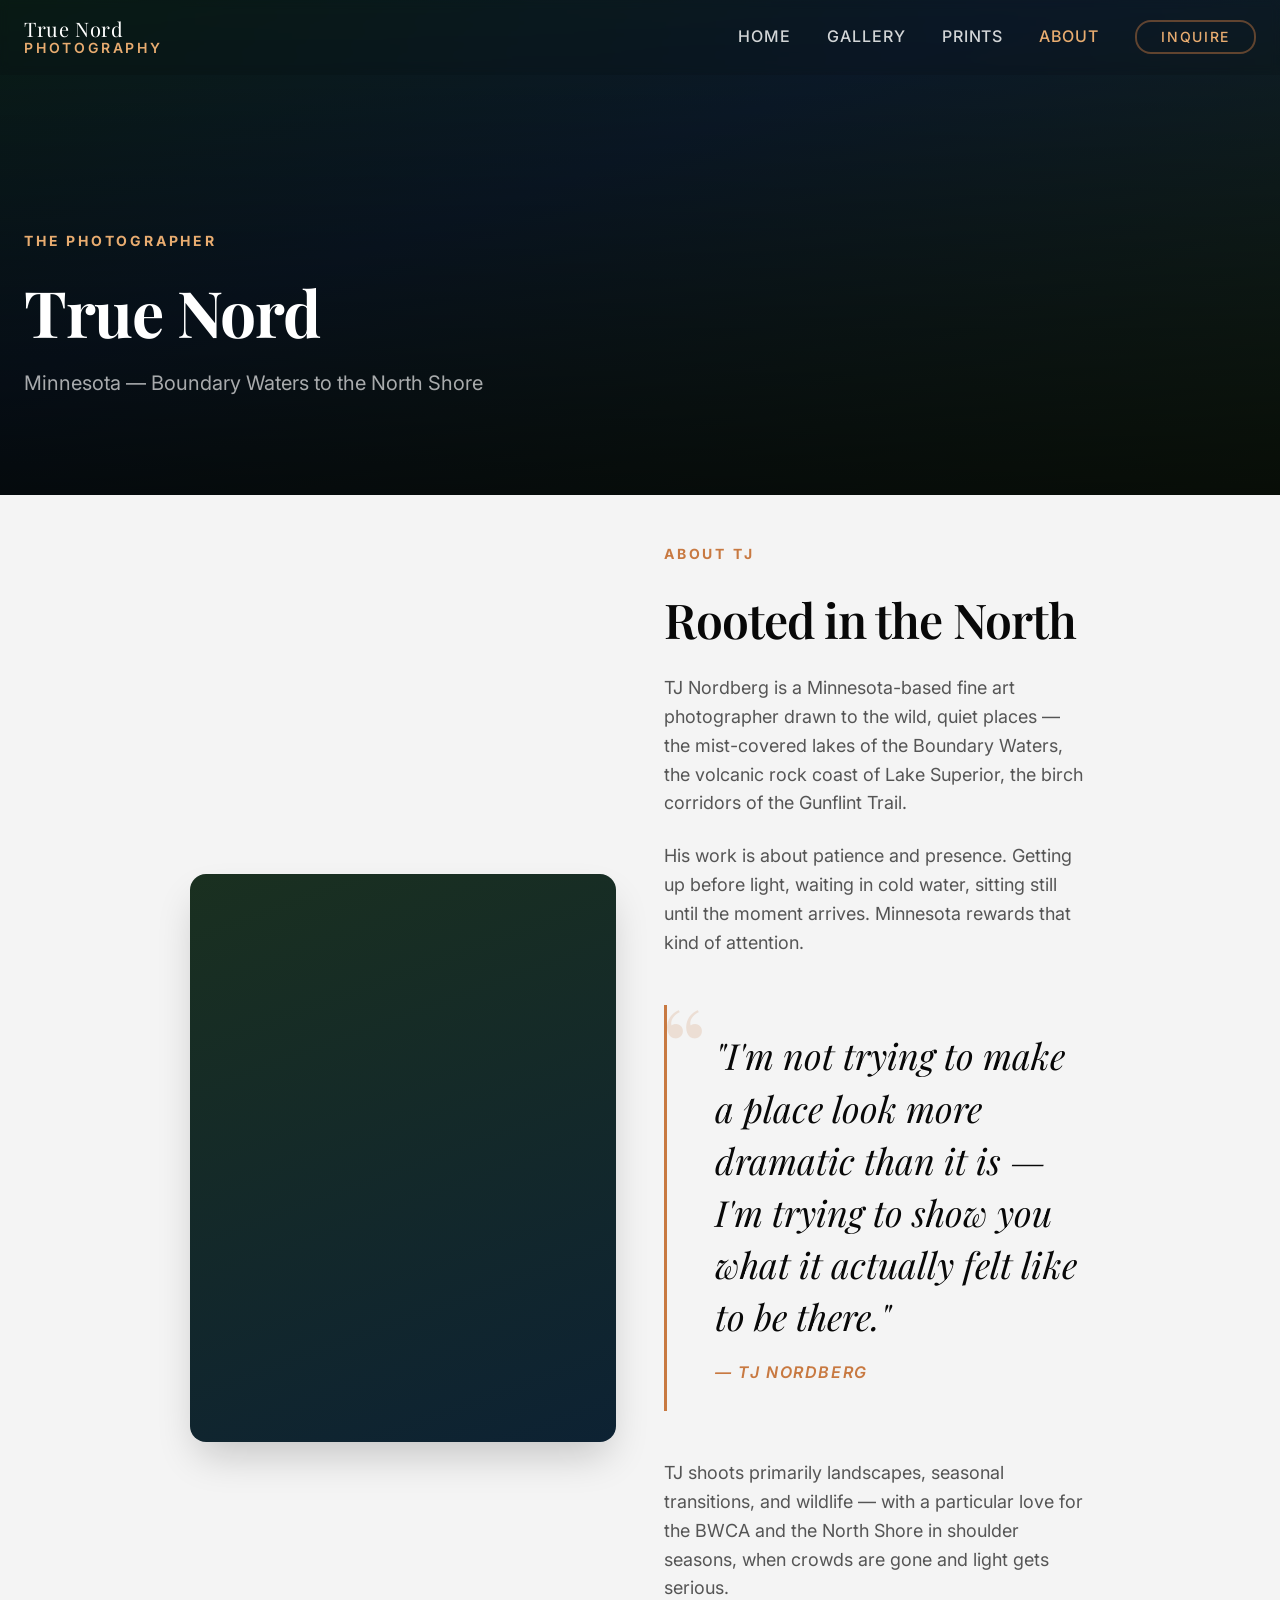
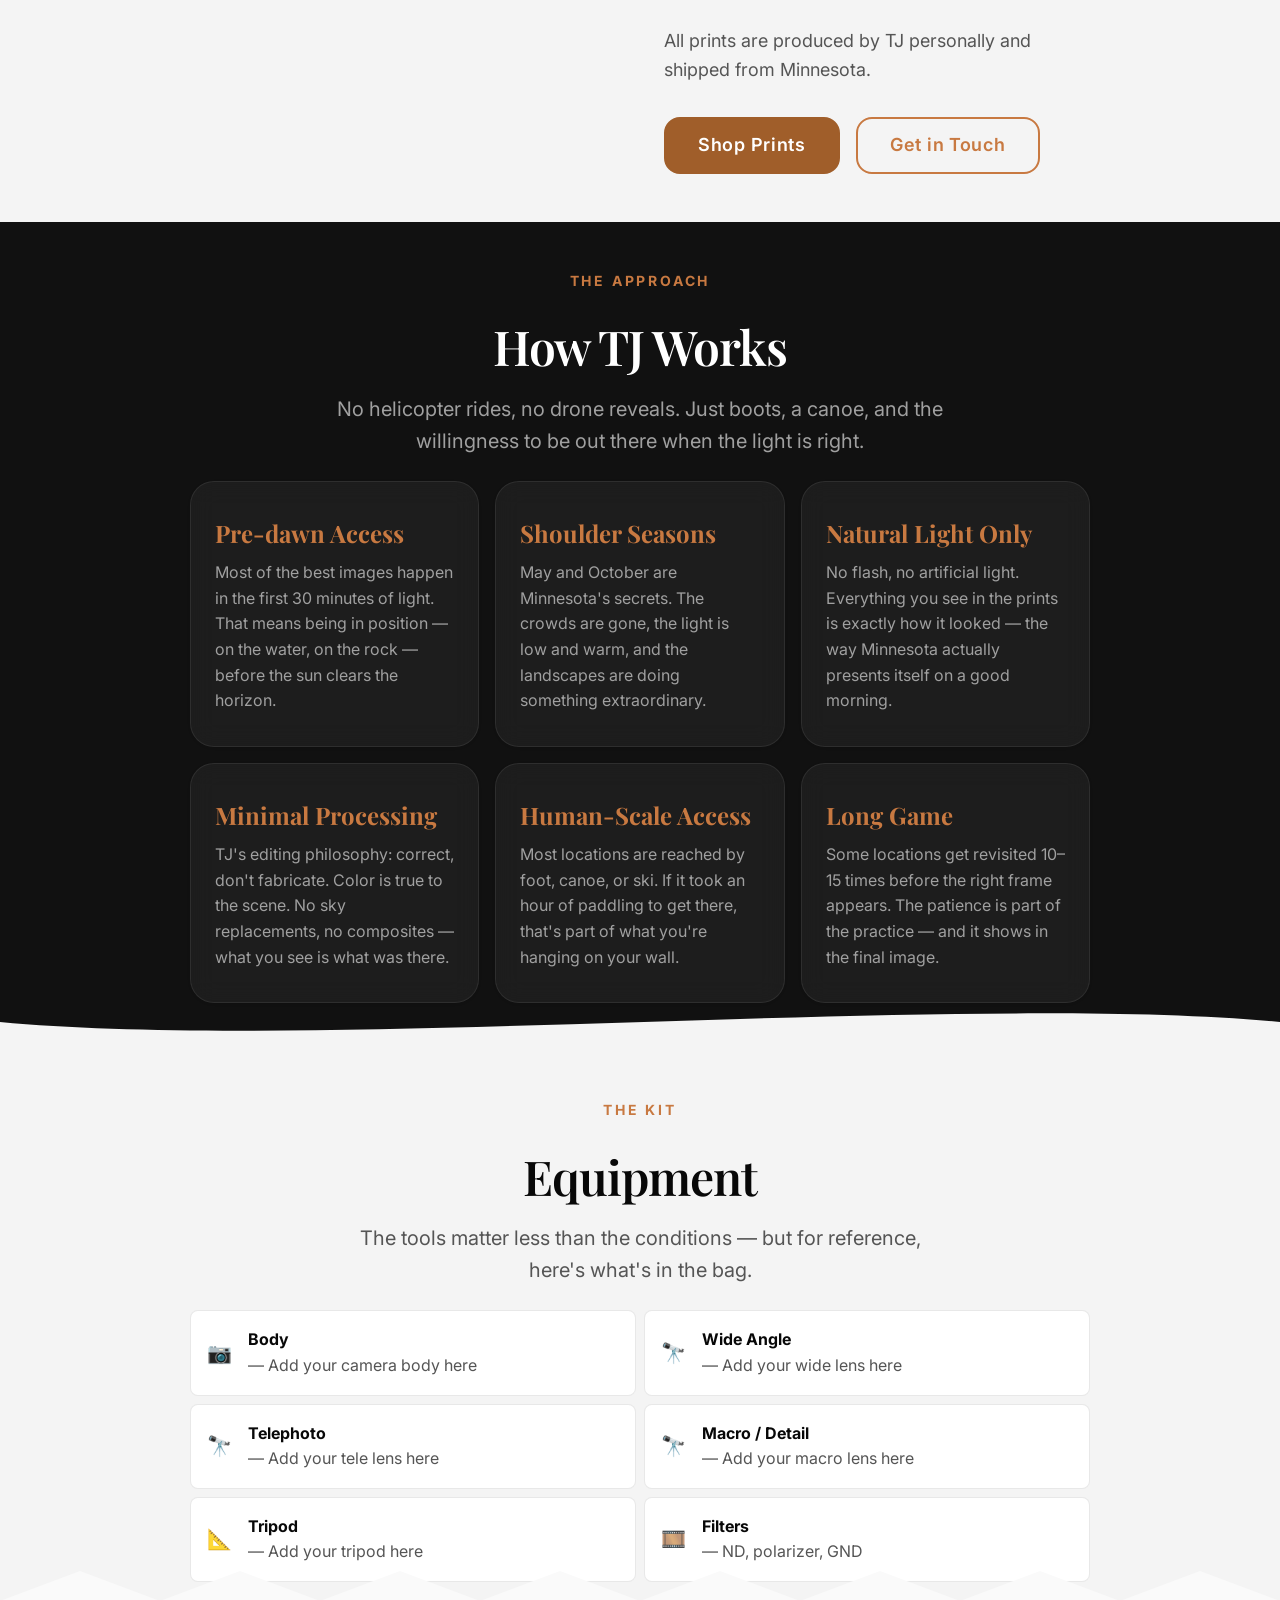
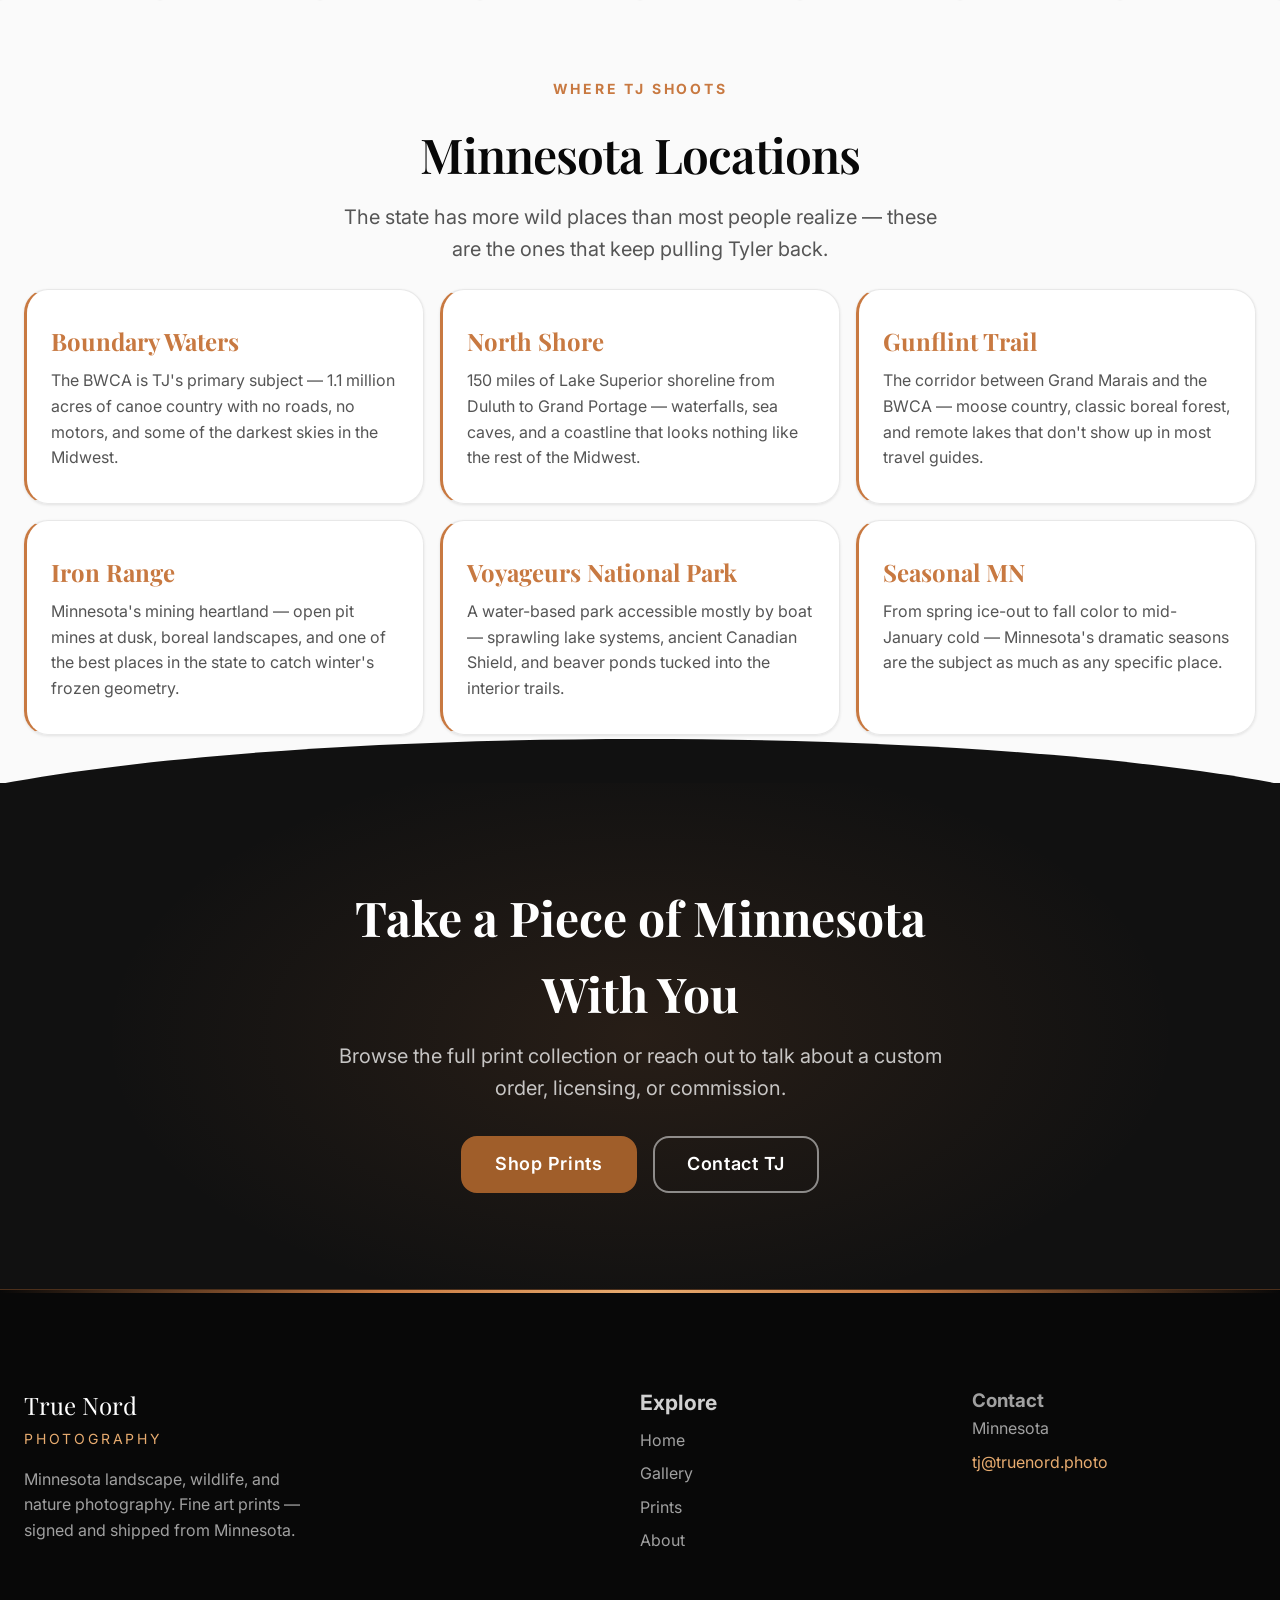
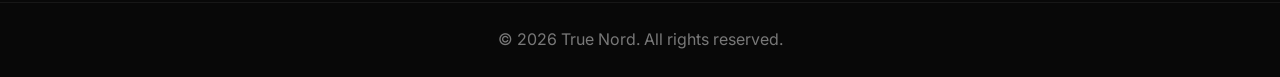
<file: about.html>
﻿<!DOCTYPE html>
<html lang="en">
<head>
  <meta charset="UTF-8">
  <meta name="viewport" content="width=device-width, initial-scale=1.0">
  <meta name="description" content="About TJ Nordberg — Minnesota-based fine art photographer specializing in landscapes, wildlife, and the North Woods. Based in Minnesota.">
  <meta name="theme-color" content="#c87941">
  <title>About | True Nord — Minnesota</title>
  <link rel="canonical" href="https://truenord.photo/about.html">

  <meta property="og:title"       content="About True Nord">
  <meta property="og:description" content="Minnesota-based fine art photographer specializing in landscapes, wildlife, and the North Woods.">
  <meta property="og:image"       content="https://truenord.photo/assets/og-image.jpg">
  <meta property="og:url"         content="https://truenord.photo/about.html">

  <link rel="icon" href="favicon.svg" type="image/svg+xml">
  <link rel="preload" href="styles.css" as="style">
  <link rel="stylesheet" href="styles.css">

  <link rel="preconnect" href="https://fonts.googleapis.com">
  <link rel="preconnect" href="https://fonts.gstatic.com" crossorigin>
  <link rel="preload"
    href="https://fonts.googleapis.com/css2?family=Inter:wght@400;500;600;700&family=Playfair+Display:ital,wght@0,400;0,600;0,700;1,400;1,600&display=swap"
    as="style" onload="this.onload=null;this.rel='stylesheet'">
  <noscript>
    <link rel="stylesheet"
      href="https://fonts.googleapis.com/css2?family=Inter:wght@400;500;600;700&family=Playfair+Display:ital,wght@0,400;0,600;0,700;1,400;1,600&display=swap">
  </noscript>

  <style>
    /* About page hero — dark, full-bleed */
    .about-page-hero {
      min-height: 55vh;
      display: flex; align-items: flex-end;
      background: var(--black-900);
      background-image: url('assets/about-hero.webp');
      background-size: cover; background-position: center 35%;
      position: relative;
      overflow: hidden;
    }
    .about-page-hero--placeholder {
      background-image: linear-gradient(160deg, #0a2018 0%, #0d1e30 40%, #1a2d18 100%);
    }
    .about-page-hero::before {
      content: ''; position: absolute; inset: 0;
      background: linear-gradient(to bottom, rgba(0,0,0,0.1) 0%, rgba(0,0,0,0.7) 100%);
    }
    .about-page-hero-inner {
      position: relative; z-index: 1;
      max-width: 1280px; margin: 0 auto;
      padding: var(--space-4xl) var(--space-lg);
      width: 100%;
    }
    .about-page-hero-inner h1 {
      font-family: var(--font-display);
      color: var(--white);
      font-size: var(--text-4xl);
      font-weight: 700;
      letter-spacing: -0.02em;
      margin-bottom: var(--space-xs);
    }
    .about-page-hero-inner p {
      color: rgba(255,255,255,0.65);
      font-size: var(--text-lg);
    }
    /* Pull quote */
    .pull-quote {
      position: relative;
      border-left: 3px solid var(--accent);
      padding: var(--space-lg) 0 var(--space-lg) var(--space-2xl);
      margin: var(--space-2xl) 0;
    }
    .pull-quote::before {
      content: '\201C';
      position: absolute;
      top: -0.15em;
      left: -0.05em;
      font-family: var(--font-display);
      font-size: 7rem;
      line-height: 1;
      color: rgba(200,121,65,0.18);
      pointer-events: none;
    }
    .pull-quote p {
      font-family: var(--font-display);
      font-size: clamp(1.5rem, 2.5vw + 0.5rem, 2.25rem);
      font-style: italic;
      line-height: 1.45;
      color: var(--fg-primary) !important;
      margin-bottom: var(--space-md) !important;
    }
    .pull-quote cite {
      font-size: var(--text-sm);
      color: var(--accent);
      font-weight: 600;
      letter-spacing: 0.1em;
      text-transform: uppercase;
    }
    /* Timeline */
    .timeline {
      position: relative;
      padding-left: var(--space-2xl);
    }
    .timeline::before {
      content: '';
      position: absolute;
      left: 0; top: 0; bottom: 0;
      width: 2px;
      background: linear-gradient(to bottom, var(--accent), transparent);
    }
    .timeline-item {
      position: relative;
      margin-bottom: var(--space-2xl);
    }
    .timeline-item::before {
      content: '';
      position: absolute;
      left: calc(-1 * var(--space-2xl) - 4px);
      top: 6px;
      width: 10px; height: 10px;
      border-radius: 50%;
      background: var(--accent);
      border: 2px solid var(--bg-primary);
    }
    .timeline-year {
      font-size: var(--text-xs);
      font-weight: 700;
      letter-spacing: 0.15em;
      text-transform: uppercase;
      color: var(--accent);
      margin-bottom: var(--space-xs);
    }
    .timeline-item h3 {
      font-family: var(--font-display);
      font-size: var(--text-xl);
      margin-bottom: var(--space-xs);
    }
    .timeline-item p { color: var(--fg-secondary); font-size: var(--text-sm); }
  </style>

  <script type="application/ld+json">
  {
    "@context": "https://schema.org",
    "@type": "Person",
    "name": "TJ Nordberg",
    "jobTitle": "Fine Art Photographer",
    "url": "https://truenord.photo",
    "description": "Minnesota-based fine art landscape and wildlife photographer.",
    "knowsAbout": ["Landscape Photography", "Wildlife Photography", "Minnesota", "Boundary Waters", "North Shore", "Fine Art Prints"]
  }
  </script>
</head>
<body>

  <a href="#main-content" class="skip-link">Skip to content</a>

  <header class="navbar" role="banner">
    <div class="navbar-inner">
      <a href="index.html" class="navbar-brand" aria-label="True Nord Photography — Home">
        <div class="navbar-wordmark">
          True Nord
          <span>Photography</span>
        </div>
      </a>
      <button class="navbar-toggle" aria-expanded="false"
        aria-controls="navMenu" aria-label="Toggle navigation">
        <span aria-hidden="true">☰</span>
      </button>
      <nav class="navbar-mobile" id="navMenu" aria-label="Main navigation">
        <a href="index.html">Home</a>
        <a href="gallery.html">Gallery</a>
        <a href="prints.html">Prints</a>
        <a href="about.html" aria-current="page">About</a>
        <a href="index.html#contact" class="btn btn--primary btn--sm">Inquire</a>
      </nav>
    </div>
  </header>

  <main id="main-content" tabindex="-1">

    <!-- HERO -->
    <div class="about-page-hero about-page-hero--placeholder">
      <div class="about-page-hero-inner">
        <p style="font-size:var(--text-xs);font-weight:700;letter-spacing:0.2em;text-transform:uppercase;color:var(--accent-light);margin-bottom:var(--space-sm)">The Photographer</p>
        <h1>True Nord</h1>
        <p>Minnesota — Boundary Waters to the North Shore</p>
      </div>
    </div>

    <!-- BIO + PORTRAIT -->
    <section class="section" aria-labelledby="bio-heading">
      <div class="section-inner section-inner--medium">
        <div class="split-row">
          <div class="split-row__image split-row__image--tall">
            <div style="aspect-ratio:3/4;border-radius:1rem;overflow:hidden;box-shadow:0 20px 40px -8px rgba(0,0,0,0.2);background:linear-gradient(160deg,#1a3020,#0d2233);display:flex;align-items:center;justify-content:center">
              <span style="color:transparent;font-family:Georgia,serif;font-size:1rem;text-align:center;padding:2rem">TJ Nordberg — Portrait</span>
            </div>
          </div>
          <div class="split-row__content">
            <p class="eyebrow">About TJ</p>
            <h2 id="bio-heading">Rooted in the North</h2>

            <p>TJ Nordberg is a Minnesota-based fine art photographer drawn to the wild, quiet places — the mist-covered lakes of the Boundary Waters, the volcanic rock coast of Lake Superior, the birch corridors of the Gunflint Trail.</p>

            <p>His work is about patience and presence. Getting up before light, waiting in cold water, sitting still until the moment arrives. Minnesota rewards that kind of attention.</p>

            <div class="pull-quote">
              <p>"I'm not trying to make a place look more dramatic than it is — I'm trying to show you what it actually felt like to be there."</p>
              <cite>— TJ Nordberg</cite>
            </div>

            <p>TJ shoots primarily landscapes, seasonal transitions, and wildlife — with a particular love for the BWCA and the North Shore in shoulder seasons, when crowds are gone and light gets serious.</p>

            <p>All prints are produced by TJ personally and shipped from Minnesota.</p>

            <div style="display:flex;gap:var(--space-md);flex-wrap:wrap;margin-top:var(--space-xl)">
              <a href="prints.html" class="btn btn--primary">Shop Prints</a>
              <a href="index.html#contact" class="btn btn--outline">Get in Touch</a>
            </div>
          </div>
        </div>
      </div>
    </section>

    <!-- WHAT DRIVES THE WORK -->
    <section class="section section--dark section--has-divider" aria-labelledby="approach-heading">
      <div class="section-inner section-inner--medium">
        <p class="section-eyebrow">The Approach</p>
        <h2 id="approach-heading">How TJ Works</h2>
        <p class="section-intro">No helicopter rides, no drone reveals. Just boots, a canoe, and the willingness to be out there when the light is right.</p>
        <div class="bento-container">
          <div class="bento-item scroll-fade-up">
            <h3>Pre-dawn Access</h3>
            <p>Most of the best images happen in the first 30 minutes of light. That means being in position — on the water, on the rock — before the sun clears the horizon.</p>
          </div>
          <div class="bento-item scroll-fade-up">
            <h3>Shoulder Seasons</h3>
            <p>May and October are Minnesota's secrets. The crowds are gone, the light is low and warm, and the landscapes are doing something extraordinary.</p>
          </div>
          <div class="bento-item scroll-fade-up">
            <h3>Natural Light Only</h3>
            <p>No flash, no artificial light. Everything you see in the prints is exactly how it looked — the way Minnesota actually presents itself on a good morning.</p>
          </div>
          <div class="bento-item scroll-fade-up">
            <h3>Minimal Processing</h3>
            <p>TJ's editing philosophy: correct, don't fabricate. Color is true to the scene. No sky replacements, no composites — what you see is what was there.</p>
          </div>
          <div class="bento-item scroll-fade-up">
            <h3>Human-Scale Access</h3>
            <p>Most locations are reached by foot, canoe, or ski. If it took an hour of paddling to get there, that's part of what you're hanging on your wall.</p>
          </div>
          <div class="bento-item scroll-fade-up">
            <h3>Long Game</h3>
            <p>Some locations get revisited 10–15 times before the right frame appears. The patience is part of the practice — and it shows in the final image.</p>
          </div>
        </div>
      </div>
      <div class="section-divider" aria-hidden="true">
        <svg viewBox="0 0 1440 60" preserveAspectRatio="none">
          <path d="M0,30 C360,60 1080,0 1440,30 L1440,60 L0,60Z" fill="var(--chrome)"/>
        </svg>
      </div>
    </section>

    <!-- GEAR -->
    <section class="section section--has-divider" aria-labelledby="gear-heading">
      <div class="section-inner section-inner--medium">
        <p class="section-eyebrow">The Kit</p>
        <h2 id="gear-heading">Equipment</h2>
        <p class="section-intro">The tools matter less than the conditions — but for reference, here's what's in the bag.</p>
        <div class="gear-list scroll-fade-up">
          <div class="gear-item"><span class="gear-icon">📷</span> <div><strong>Body</strong><br><span style="color:var(--fg-secondary);font-size:var(--text-sm)">— Add your camera body here</span></div></div>
          <div class="gear-item"><span class="gear-icon">🔭</span> <div><strong>Wide Angle</strong><br><span style="color:var(--fg-secondary);font-size:var(--text-sm)">— Add your wide lens here</span></div></div>
          <div class="gear-item"><span class="gear-icon">🔭</span> <div><strong>Telephoto</strong><br><span style="color:var(--fg-secondary);font-size:var(--text-sm)">— Add your tele lens here</span></div></div>
          <div class="gear-item"><span class="gear-icon">🔭</span> <div><strong>Macro / Detail</strong><br><span style="color:var(--fg-secondary);font-size:var(--text-sm)">— Add your macro lens here</span></div></div>
          <div class="gear-item"><span class="gear-icon">📐</span> <div><strong>Tripod</strong><br><span style="color:var(--fg-secondary);font-size:var(--text-sm)">— Add your tripod here</span></div></div>
          <div class="gear-item"><span class="gear-icon">🎞️</span> <div><strong>Filters</strong><br><span style="color:var(--fg-secondary);font-size:var(--text-sm)">— ND, polarizer, GND</span></div></div>
        </div>
      </div>
      <div class="section-divider" aria-hidden="true">
        <svg viewBox="0 0 1440 60" preserveAspectRatio="none">
          <path d="M0,30 L90,0 L180,30 L270,0 L360,30 L450,0 L540,30 L630,0 L720,30 L810,0 L900,30 L990,0 L1080,30 L1170,0 L1260,30 L1350,0 L1440,30 L1440,60 L0,60Z" fill="var(--pearl)"/>
        </svg>
      </div>
    </section>

    <!-- LOCATIONS -->
    <section class="section section--alt section--has-divider" aria-labelledby="locations-heading">
      <div class="section-inner">
        <p class="section-eyebrow">Where TJ Shoots</p>
        <h2 id="locations-heading">Minnesota Locations</h2>
        <p class="section-intro">The state has more wild places than most people realize — these are the ones that keep pulling Tyler back.</p>
        <div class="bento-container">
          <div class="bento-item scroll-fade-up" style="border-left:3px solid var(--accent)">
            <h3>Boundary Waters</h3>
            <p>The BWCA is TJ's primary subject — 1.1 million acres of canoe country with no roads, no motors, and some of the darkest skies in the Midwest.</p>
          </div>
          <div class="bento-item scroll-fade-up" style="border-left:3px solid var(--accent)">
            <h3>North Shore</h3>
            <p>150 miles of Lake Superior shoreline from Duluth to Grand Portage — waterfalls, sea caves, and a coastline that looks nothing like the rest of the Midwest.</p>
          </div>
          <div class="bento-item scroll-fade-up" style="border-left:3px solid var(--accent)">
            <h3>Gunflint Trail</h3>
            <p>The corridor between Grand Marais and the BWCA — moose country, classic boreal forest, and remote lakes that don't show up in most travel guides.</p>
          </div>
          <div class="bento-item scroll-fade-up" style="border-left:3px solid var(--accent)">
            <h3>Iron Range</h3>
            <p>Minnesota's mining heartland — open pit mines at dusk, boreal landscapes, and one of the best places in the state to catch winter's frozen geometry.</p>
          </div>
          <div class="bento-item scroll-fade-up" style="border-left:3px solid var(--accent)">
            <h3>Voyageurs National Park</h3>
            <p>A water-based park accessible mostly by boat — sprawling lake systems, ancient Canadian Shield, and beaver ponds tucked into the interior trails.</p>
          </div>
          <div class="bento-item scroll-fade-up" style="border-left:3px solid var(--accent)">
            <h3>Seasonal MN</h3>
            <p>From spring ice-out to fall color to mid-January cold — Minnesota's dramatic seasons are the subject as much as any specific place.</p>
          </div>
        </div>
      </div>
      <div class="section-divider" aria-hidden="true">
        <svg viewBox="0 0 1440 60" preserveAspectRatio="none">
          <path d="M0,60 C360,0 1080,0 1440,60 L1440,60 L0,60Z" fill="var(--black-900)"/>
        </svg>
      </div>
    </section>

    <!-- CTA -->
    <section class="cta-banner" aria-labelledby="about-cta-heading">
      <div class="cta-inner">
        <h2 id="about-cta-heading">Take a Piece of Minnesota With You</h2>
        <p>Browse the full print collection or reach out to talk about a custom order, licensing, or commission.</p>
        <div style="display:flex;gap:var(--space-md);justify-content:center;flex-wrap:wrap">
          <a href="prints.html" class="btn btn--primary">Shop Prints</a>
          <a href="index.html#contact" class="btn btn--outline" style="border-color:rgba(255,255,255,0.5);color:#fff">Contact TJ</a>
        </div>
      </div>
    </section>

  </main>

  <footer class="site-footer" role="contentinfo">
    <div class="footer-inner">
      <div class="footer-brand">
        <div class="footer-wordmark">True Nord</div>
        <div class="footer-tagline">Photography</div>
        <p>Minnesota landscape, wildlife, and nature photography. Fine art prints — signed and shipped from Minnesota.</p>
      </div>
      <nav class="footer-nav" aria-label="Footer navigation">
        <h3>Explore</h3>
        <a href="index.html">Home</a>
        <a href="gallery.html">Gallery</a>
        <a href="prints.html">Prints</a>
        <a href="about.html">About</a>
      </nav>
      <div class="footer-contact">
        <h3>Contact</h3>
        <p>Minnesota</p>
        <p><a href="mailto:tj@truenord.photo">tj@truenord.photo</a></p>
      </div>
    </div>
    <div class="footer-bottom">
      <p>&copy; <span id="footer-year"></span> True Nord. All rights reserved.</p>
    </div>
  </footer>

  <script src="script.js" defer></script>

  <a href="#" class="back-to-top" aria-label="Back to top">↑ Top</a>

</body>
</html>
</file>
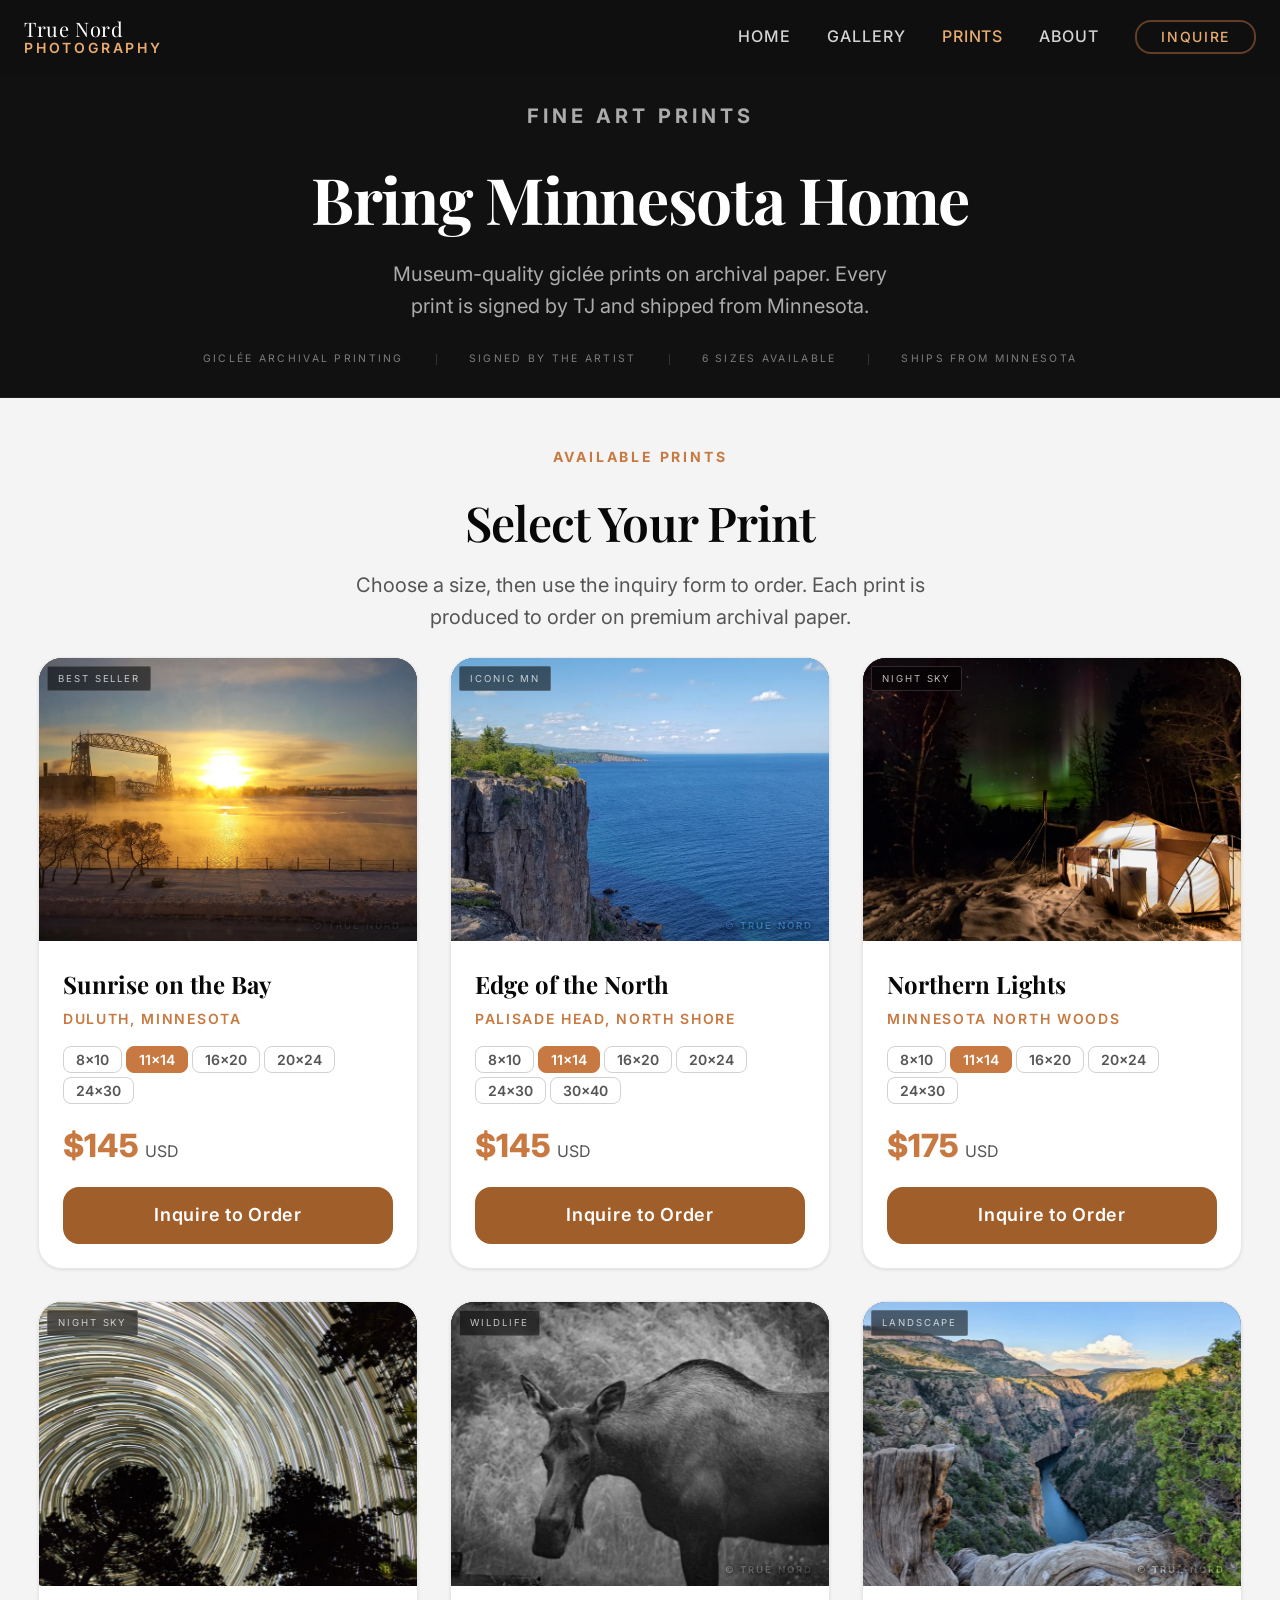
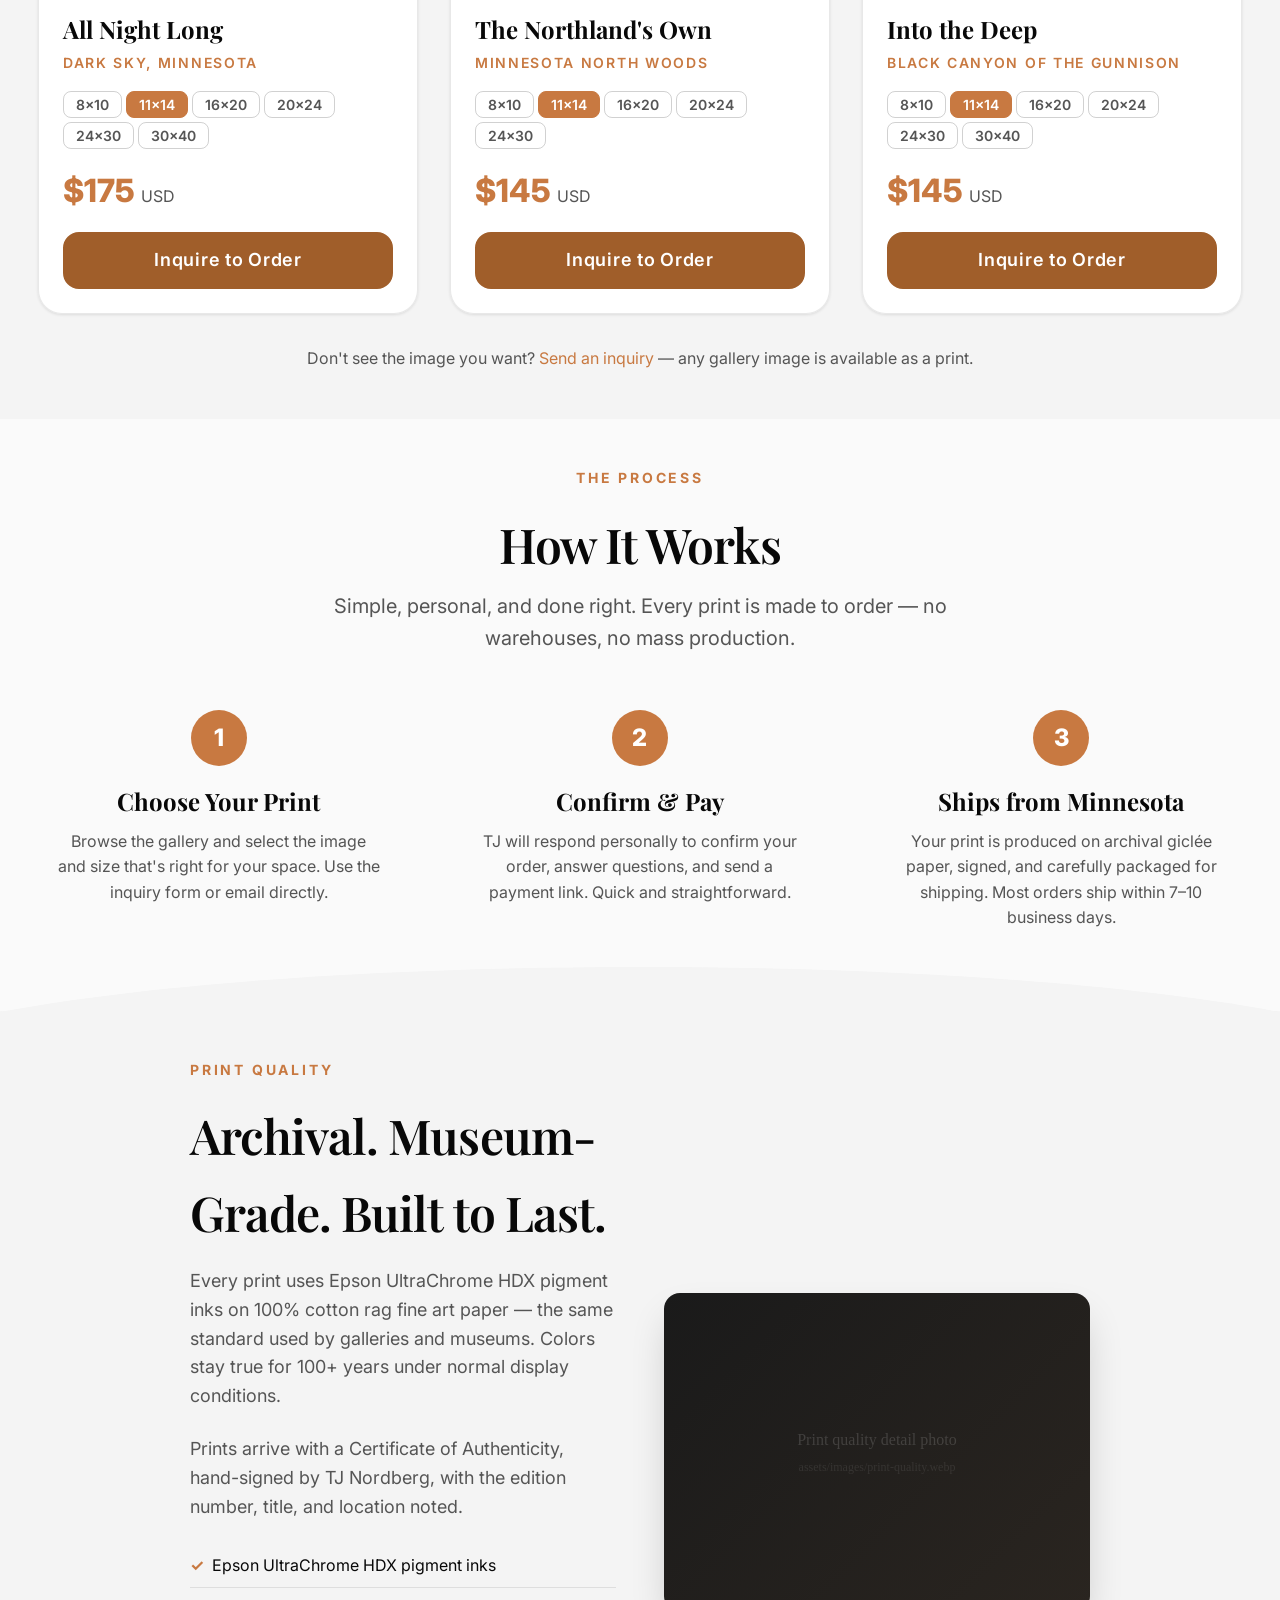
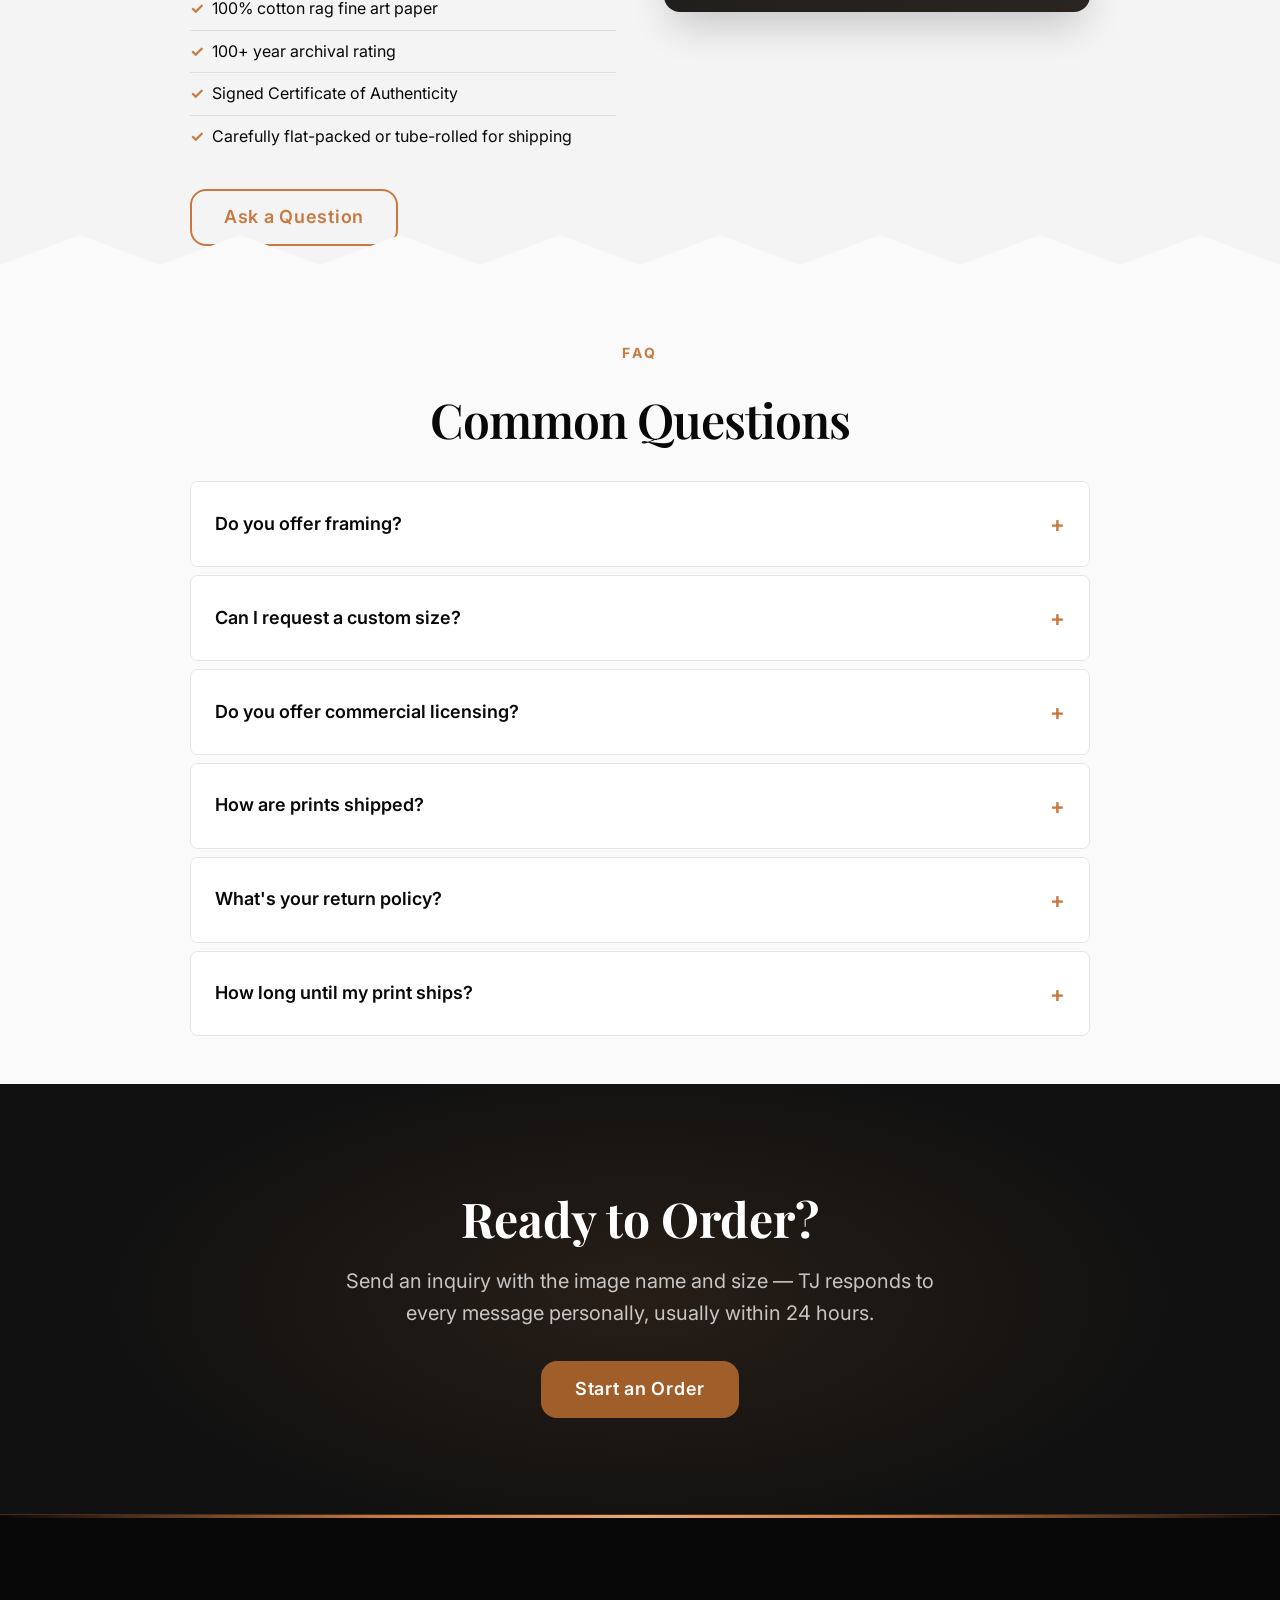
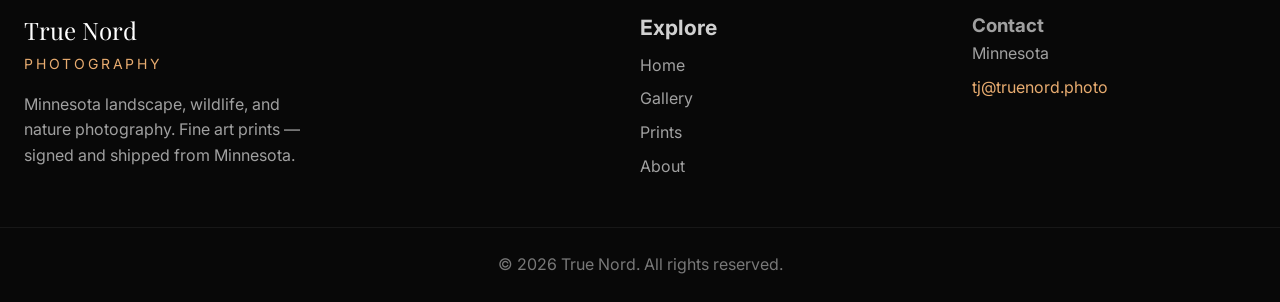
<file: prints.html>
﻿<!DOCTYPE html>
<html lang="en">
<head>
  <meta charset="UTF-8">
  <meta name="viewport" content="width=device-width, initial-scale=1.0">
  <meta name="description" content="True Nord fine art prints — Minnesota landscapes and wildlife. Museum-quality giclée prints, multiple sizes, signed by the artist. Ships from Minnesota.">
  <meta name="theme-color" content="#c87941">
  <title>Fine Art Prints | True Nord — Minnesota</title>
  <link rel="canonical" href="https://truenord.photo/prints.html">

  <meta property="og:title"       content="Fine Art Prints | True Nord">
  <meta property="og:description" content="Museum-quality giclée prints of Minnesota landscapes and wildlife. Multiple sizes, archival paper, signed.">
  <meta property="og:image"       content="https://truenord.photo/assets/og-image.jpg">
  <meta property="og:url"         content="https://truenord.photo/prints.html">

  <link rel="icon" href="favicon.svg" type="image/svg+xml">
  <link rel="preload" href="styles.css" as="style">
  <link rel="stylesheet" href="styles.css">

  <link rel="preconnect" href="https://fonts.googleapis.com">
  <link rel="preconnect" href="https://fonts.gstatic.com" crossorigin>
  <link rel="preload"
    href="https://fonts.googleapis.com/css2?family=Inter:wght@400;500;600;700&family=Playfair+Display:ital,wght@0,400;0,600;0,700;1,400&display=swap"
    as="style" onload="this.onload=null;this.rel='stylesheet'">
  <noscript>
    <link rel="stylesheet"
      href="https://fonts.googleapis.com/css2?family=Inter:wght@400;500;600;700&family=Playfair+Display:ital,wght@0,400;0,600;0,700;1,400&display=swap">
  </noscript>

  <style>
    .prints-hero {
      background: var(--black-900);
      padding: 100px var(--space-lg) var(--space-xl);
      text-align: center;
      border-bottom: 1px solid rgba(255,255,255,0.06);
    }
    .prints-hero h1 {
      font-family: var(--font-display);
      color: var(--white);
      font-size: var(--text-4xl);
      font-weight: 700;
      letter-spacing: -0.02em;
      margin-bottom: var(--space-sm);
    }
    .prints-hero p {
      color: rgba(255,255,255,0.65);
      font-size: var(--text-lg);
      max-width: 520px;
      margin: 0 auto var(--space-xl);
    }
    .prints-hero-badges {
      display: flex; gap: 0; justify-content: center; flex-wrap: wrap;
      align-items: center;
      margin-top: var(--space-lg);
    }
    .prints-hero-badge {
      background: transparent;
      border: none;
      border-right: 1px solid rgba(255,255,255,0.15);
      color: rgba(255,255,255,0.45);
      font-size: 0.65rem;
      font-weight: 400;
      letter-spacing: 0.22em;
      text-transform: uppercase;
      padding: 0 var(--space-xl);
      border-radius: 0;
      line-height: 1;
    }
    .prints-hero-badge:last-child { border-right: none; }
    /* Print card image placeholder */
    .print-ph {
      width: 100%; height: 100%;
      display: flex; align-items: center; justify-content: center;
      color: rgba(255,255,255,0.1);
      font-family: Georgia, serif;
      font-size: 0.8rem;
      text-align: center;
      padding: 1.5rem;
    }
    /* How it works steps */
    .steps {
      display: grid;
      grid-template-columns: 1fr;
      gap: var(--space-xl);
      counter-reset: step;
    }
    @media (min-width: 768px) { .steps { grid-template-columns: repeat(3, 1fr); } }
    .step {
      text-align: center;
      counter-increment: step;
      padding: var(--space-xl);
    }
    .step-num {
      display: inline-flex;
      align-items: center;
      justify-content: center;
      width: 56px; height: 56px;
      border-radius: 50%;
      background: var(--accent);
      color: #fff;
      font-size: var(--text-xl);
      font-weight: 800;
      margin: 0 auto var(--space-md);
    }
    .step h3 {
      font-family: var(--font-display);
      font-size: var(--text-xl);
      margin-bottom: var(--space-sm);
    }
    .step p { color: var(--fg-secondary); font-size: var(--text-sm); }
    /* FAQ */
    .faq { display: flex; flex-direction: column; gap: var(--space-sm); }
    .faq-item { border: 1px solid var(--border); border-radius: var(--radius-sm); overflow: hidden; }
    .faq-question {
      padding: var(--space-lg); font-weight: 600; font-size: var(--text-base);
      cursor: pointer; list-style: none;
      display: flex; justify-content: space-between; align-items: center;
      background: var(--glass-bg);
    }
    .faq-question::-webkit-details-marker { display: none; }
    .faq-question::after {
      content: '+'; font-size: 1.4rem; color: var(--accent);
      transition: transform 0.3s; flex-shrink: 0; margin-left: var(--space-md);
    }
    details[open] .faq-question::after { transform: rotate(45deg); }
    .faq-answer { padding: 0 var(--space-lg) var(--space-lg); color: var(--fg-secondary); line-height: 1.8; }
  </style>
</head>
<body>

  <a href="#main-content" class="skip-link">Skip to content</a>

  <header class="navbar" role="banner">
    <div class="navbar-inner">
      <a href="index.html" class="navbar-brand" aria-label="True Nord Photography — Home">
        <div class="navbar-wordmark">
          True Nord
          <span>Photography</span>
        </div>
      </a>
      <button class="navbar-toggle" aria-expanded="false"
        aria-controls="navMenu" aria-label="Toggle navigation">
        <span aria-hidden="true">☰</span>
      </button>
      <nav class="navbar-mobile" id="navMenu" aria-label="Main navigation">
        <a href="index.html">Home</a>
        <a href="gallery.html">Gallery</a>
        <a href="prints.html" aria-current="page">Prints</a>
        <a href="about.html">About</a>
        <a href="index.html#contact" class="btn btn--primary btn--sm">Inquire</a>
      </nav>
    </div>
  </header>

  <main id="main-content" tabindex="-1">

    <!-- HERO -->
    <div class="prints-hero">
      <p class="section-eyebrow" style="margin-bottom:var(--space-md)">Fine Art Prints</p>
      <h1>Bring Minnesota Home</h1>
      <p>Museum-quality giclée prints on archival paper. Every print is signed by TJ and shipped from Minnesota.</p>
      <div class="prints-hero-badges">
        <span class="prints-hero-badge">Giclée Archival Printing</span>
        <span class="prints-hero-badge">Signed by the Artist</span>
        <span class="prints-hero-badge">6 Sizes Available</span>
        <span class="prints-hero-badge">Ships from Minnesota</span>
      </div>
    </div>

    <!-- PRINT GRID -->
    <section class="section" aria-labelledby="prints-heading">
      <div class="section-inner">
        <p class="section-eyebrow">Available Prints</p>
        <h2 id="prints-heading">Select Your Print</h2>
        <p class="section-intro">Choose a size, then use the inquiry form to order. Each print is produced to order on premium archival paper.</p>

        <div class="print-grid">

          <!-- Print 1 -->
          <article class="print-card scroll-fade-up">
            <div class="print-card-img">
              <img class="img-reveal__blur" src="[data-uri]" alt="" aria-hidden="true" style="position:absolute;inset:0;width:100%;height:100%;object-fit:cover;filter:blur(12px);transform:scale(1.08);transition:opacity 0.4s ease;"><img class="img-reveal__main" src="assets/images/prints/print-01-duluth-bridge-sunrise.webp" alt="Duluth Aerial Lift Bridge at sunrise over Lake Superior" loading="lazy" style="position:absolute;inset:0;width:100%;height:100%;object-fit:cover;">
              <span class="print-card-badge">Best Seller</span>
            </div>
            <div class="print-card-body">
              <h3>Sunrise on the Bay</h3>
              <p class="print-card-location">Duluth, Minnesota</p>
              <div class="print-sizes" role="group" aria-label="Select print size">
                <button class="print-size-btn" data-price="85">8×10</button>
                <button class="print-size-btn selected" data-price="145">11×14</button>
                <button class="print-size-btn" data-price="225">16×20</button>
                <button class="print-size-btn" data-price="365">20×24</button>
                <button class="print-size-btn" data-price="525">24×30</button>
              </div>
              <div class="print-price">$145 <span>USD</span></div>
              <a href="index.html#contact?print=duluth-bridge-sunrise" class="btn btn--primary btn--full">Inquire to Order</a>
            </div>
          </article>

          <!-- Print 2 -->
          <article class="print-card scroll-fade-up">
            <div class="print-card-img">
              <img class="img-reveal__blur" src="[data-uri]" alt="" aria-hidden="true" style="position:absolute;inset:0;width:100%;height:100%;object-fit:cover;filter:blur(12px);transform:scale(1.08);transition:opacity 0.4s ease;"><img class="img-reveal__main" src="assets/images/prints/print-02-lake-superior-cliff.webp" alt="Palisade Head cliff overlooking Lake Superior, North Shore Minnesota" loading="lazy" style="position:absolute;inset:0;width:100%;height:100%;object-fit:cover;">
              <span class="print-card-badge">Iconic MN</span>
            </div>
            <div class="print-card-body">
              <h3>Edge of the North</h3>
              <p class="print-card-location">Palisade Head, North Shore</p>
              <div class="print-sizes" role="group" aria-label="Select print size">
                <button class="print-size-btn" data-price="85">8×10</button>
                <button class="print-size-btn selected" data-price="145">11×14</button>
                <button class="print-size-btn" data-price="225">16×20</button>
                <button class="print-size-btn" data-price="365">20×24</button>
                <button class="print-size-btn" data-price="525">24×30</button>
                <button class="print-size-btn" data-price="795">30×40</button>
              </div>
              <div class="print-price">$145 <span>USD</span></div>
              <a href="index.html#contact?print=lake-superior-cliff" class="btn btn--primary btn--full">Inquire to Order</a>
            </div>
          </article>

          <!-- Print 3 -->
          <article class="print-card scroll-fade-up">
            <div class="print-card-img">
              <img class="img-reveal__blur" src="[data-uri]" alt="" aria-hidden="true" style="position:absolute;inset:0;width:100%;height:100%;object-fit:cover;filter:blur(12px);transform:scale(1.08);transition:opacity 0.4s ease;"><img class="img-reveal__main" src="assets/images/prints/print-03-aurora-winter-camp.webp" alt="Northern lights aurora borealis over lit canvas tent in winter forest" loading="lazy" style="position:absolute;inset:0;width:100%;height:100%;object-fit:cover;">
              <span class="print-card-badge">Night Sky</span>
            </div>
            <div class="print-card-body">
              <h3>Northern Lights</h3>
              <p class="print-card-location">Minnesota North Woods</p>
              <div class="print-sizes" role="group" aria-label="Select print size">
                <button class="print-size-btn" data-price="95">8×10</button>
                <button class="print-size-btn selected" data-price="175">11×14</button>
                <button class="print-size-btn" data-price="265">16×20</button>
                <button class="print-size-btn" data-price="395">20×24</button>
                <button class="print-size-btn" data-price="595">24×30</button>
              </div>
              <div class="print-price">$175 <span>USD</span></div>
              <a href="index.html#contact?print=aurora-winter-camp" class="btn btn--primary btn--full">Inquire to Order</a>
            </div>
          </article>

          <!-- Print 4 -->
          <article class="print-card scroll-fade-up">
            <div class="print-card-img">
              <img class="img-reveal__blur" src="[data-uri]" alt="" aria-hidden="true" style="position:absolute;inset:0;width:100%;height:100%;object-fit:cover;filter:blur(12px);transform:scale(1.08);transition:opacity 0.4s ease;"><img class="img-reveal__main" src="assets/images/prints/print-04-star-trails-circular.webp" alt="Circular star trails rotating around Polaris above silhouetted pines" loading="lazy" style="position:absolute;inset:0;width:100%;height:100%;object-fit:cover;">
              <span class="print-card-badge">Night Sky</span>
            </div>
            <div class="print-card-body">
              <h3>All Night Long</h3>
              <p class="print-card-location">Dark Sky, Minnesota</p>
              <div class="print-sizes" role="group" aria-label="Select print size">
                <button class="print-size-btn" data-price="95">8×10</button>
                <button class="print-size-btn selected" data-price="175">11×14</button>
                <button class="print-size-btn" data-price="265">16×20</button>
                <button class="print-size-btn" data-price="395">20×24</button>
                <button class="print-size-btn" data-price="595">24×30</button>
                <button class="print-size-btn" data-price="895">30×40</button>
              </div>
              <div class="print-price">$175 <span>USD</span></div>
              <a href="index.html#contact?print=star-trails-circular" class="btn btn--primary btn--full">Inquire to Order</a>
            </div>
          </article>

          <!-- Print 5 -->
          <article class="print-card scroll-fade-up">
            <div class="print-card-img">
              <img class="img-reveal__blur" src="[data-uri]" alt="" aria-hidden="true" style="position:absolute;inset:0;width:100%;height:100%;object-fit:cover;filter:blur(12px);transform:scale(1.08);transition:opacity 0.4s ease;"><img class="img-reveal__main" src="assets/images/prints/print-05-moose-portrait-bw.webp" alt="Moose close portrait in black and white, North Woods Minnesota" loading="lazy" style="position:absolute;inset:0;width:100%;height:100%;object-fit:cover;">
              <span class="print-card-badge">Wildlife</span>
            </div>
            <div class="print-card-body">
              <h3>The Northland's Own</h3>
              <p class="print-card-location">Minnesota North Woods</p>
              <div class="print-sizes" role="group" aria-label="Select print size">
                <button class="print-size-btn" data-price="85">8×10</button>
                <button class="print-size-btn selected" data-price="145">11×14</button>
                <button class="print-size-btn" data-price="225">16×20</button>
                <button class="print-size-btn" data-price="365">20×24</button>
                <button class="print-size-btn" data-price="525">24×30</button>
              </div>
              <div class="print-price">$145 <span>USD</span></div>
              <a href="index.html#contact?print=moose-portrait-bw" class="btn btn--primary btn--full">Inquire to Order</a>
            </div>
          </article>

          <!-- Print 6 -->
          <article class="print-card scroll-fade-up">
            <div class="print-card-img">
              <img class="img-reveal__blur" src="[data-uri]" alt="" aria-hidden="true" style="position:absolute;inset:0;width:100%;height:100%;object-fit:cover;filter:blur(12px);transform:scale(1.08);transition:opacity 0.4s ease;"><img class="img-reveal__main" src="assets/images/prints/print-06-black-canyon-sunset.webp" alt="Black Canyon of the Gunnison deep canyon at golden hour" loading="lazy" style="position:absolute;inset:0;width:100%;height:100%;object-fit:cover;">
              <span class="print-card-badge">Landscape</span>
            </div>
            <div class="print-card-body">
              <h3>Into the Deep</h3>
              <p class="print-card-location">Black Canyon of the Gunnison</p>
              <div class="print-sizes" role="group" aria-label="Select print size">
                <button class="print-size-btn" data-price="85">8×10</button>
                <button class="print-size-btn selected" data-price="145">11×14</button>
                <button class="print-size-btn" data-price="225">16×20</button>
                <button class="print-size-btn" data-price="365">20×24</button>
                <button class="print-size-btn" data-price="525">24×30</button>
                <button class="print-size-btn" data-price="795">30×40</button>
              </div>
              <div class="print-price">$145 <span>USD</span></div>
              <a href="index.html#contact?print=black-canyon-sunset" class="btn btn--primary btn--full">Inquire to Order</a>
            </div>
          </article>

        </div><!-- /print-grid -->

        <p class="text-center mt-xl text-muted" style="font-size:var(--text-sm)">
          Don't see the image you want? <a href="index.html#contact" style="color:var(--accent)">Send an inquiry</a> — any gallery image is available as a print.
        </p>
      </div>
    </section>

    <!-- HOW IT WORKS -->
    <section class="section section--alt section--has-divider" aria-labelledby="how-heading">
      <div class="section-inner">
        <p class="section-eyebrow">The Process</p>
        <h2 id="how-heading">How It Works</h2>
        <p class="section-intro">Simple, personal, and done right. Every print is made to order — no warehouses, no mass production.</p>
        <div class="steps">
          <div class="step scroll-fade-up">
            <div class="step-num">1</div>
            <h3>Choose Your Print</h3>
            <p>Browse the gallery and select the image and size that's right for your space. Use the inquiry form or email directly.</p>
          </div>
          <div class="step scroll-fade-up">
            <div class="step-num">2</div>
            <h3>Confirm & Pay</h3>
            <p>TJ will respond personally to confirm your order, answer questions, and send a payment link. Quick and straightforward.</p>
          </div>
          <div class="step scroll-fade-up">
            <div class="step-num">3</div>
            <h3>Ships from Minnesota</h3>
            <p>Your print is produced on archival giclée paper, signed, and carefully packaged for shipping. Most orders ship within 7–10 business days.</p>
          </div>
        </div>
      </div>
      <div class="section-divider" aria-hidden="true">
        <svg viewBox="0 0 1440 60" preserveAspectRatio="none">
          <path d="M0,60 C360,0 1080,0 1440,60 L1440,60 L0,60Z" fill="var(--chrome)"/>
        </svg>
      </div>
    </section>

    <!-- PRINT QUALITY DETAILS -->
    <section class="section section--has-divider" aria-labelledby="quality-heading">
      <div class="section-inner section-inner--medium">
        <div class="split-row split-row--reverse">
          <div class="split-row__image scroll-slide-right">
            <div style="aspect-ratio:4/3;border-radius:1rem;overflow:hidden;box-shadow:0 20px 40px -8px rgba(0,0,0,0.2);background:linear-gradient(135deg,#1a1a1a,#2a2520);display:flex;align-items:center;justify-content:center">
              <span style="color:rgba(255,255,255,0.15);font-family:Georgia,serif;font-size:1rem;text-align:center;padding:2rem">Print quality detail photo<br><span style="font-size:0.75rem;opacity:0.6">assets/images/print-quality.webp</span></span>
            </div>
          </div>
          <div class="split-row__content scroll-slide-left">
            <p class="eyebrow">Print Quality</p>
            <h2 id="quality-heading">Archival. Museum-Grade. Built to Last.</h2>
            <p>Every print uses Epson UltraChrome HDX pigment inks on 100% cotton rag fine art paper — the same standard used by galleries and museums. Colors stay true for 100+ years under normal display conditions.</p>
            <p>Prints arrive with a Certificate of Authenticity, hand-signed by TJ Nordberg, with the edition number, title, and location noted.</p>
            <ul style="list-style:none;margin-bottom:var(--space-xl)">
              <li style="padding:0.5rem 0;border-bottom:1px solid var(--border);font-size:var(--text-sm);display:flex;gap:0.5rem"><span style="color:var(--accent);font-weight:700">✓</span> Epson UltraChrome HDX pigment inks</li>
              <li style="padding:0.5rem 0;border-bottom:1px solid var(--border);font-size:var(--text-sm);display:flex;gap:0.5rem"><span style="color:var(--accent);font-weight:700">✓</span> 100% cotton rag fine art paper</li>
              <li style="padding:0.5rem 0;border-bottom:1px solid var(--border);font-size:var(--text-sm);display:flex;gap:0.5rem"><span style="color:var(--accent);font-weight:700">✓</span> 100+ year archival rating</li>
              <li style="padding:0.5rem 0;border-bottom:1px solid var(--border);font-size:var(--text-sm);display:flex;gap:0.5rem"><span style="color:var(--accent);font-weight:700">✓</span> Signed Certificate of Authenticity</li>
              <li style="padding:0.5rem 0;font-size:var(--text-sm);display:flex;gap:0.5rem"><span style="color:var(--accent);font-weight:700">✓</span> Carefully flat-packed or tube-rolled for shipping</li>
            </ul>
            <a href="index.html#contact" class="btn btn--outline">Ask a Question</a>
          </div>
        </div>
      </div>
      <div class="section-divider" aria-hidden="true">
        <svg viewBox="0 0 1440 60" preserveAspectRatio="none">
          <path d="M0,30 L90,0 L180,30 L270,0 L360,30 L450,0 L540,30 L630,0 L720,30 L810,0 L900,30 L990,0 L1080,30 L1170,0 L1260,30 L1350,0 L1440,30 L1440,60 L0,60Z" fill="var(--pearl)"/>
        </svg>
      </div>
    </section>

    <!-- FAQ -->
    <section class="section section--alt" aria-labelledby="faq-heading">
      <div class="section-inner section-inner--medium">
        <p class="section-eyebrow">FAQ</p>
        <h2 id="faq-heading">Common Questions</h2>
        <div class="faq">
          <details class="faq-item">
            <summary class="faq-question">Do you offer framing?</summary>
            <div class="faq-answer">Not at this time — prints ship unframed so you can choose the framing that best fits your space. I'm happy to make recommendations on frame styles that work well for each image.</div>
          </details>
          <details class="faq-item">
            <summary class="faq-question">Can I request a custom size?</summary>
            <div class="faq-answer">Yes. Reach out via the contact form with the image you want and your desired dimensions. Custom sizing is available at pricing based on square inches — just ask.</div>
          </details>
          <details class="faq-item">
            <summary class="faq-question">Do you offer commercial licensing?</summary>
            <div class="faq-answer">Yes. Images are available for editorial, commercial, and advertising use. Contact me directly for licensing terms and pricing — I respond to every inquiry personally.</div>
          </details>
          <details class="faq-item">
            <summary class="faq-question">How are prints shipped?</summary>
            <div class="faq-answer">Smaller prints (up to 16×20) ship flat-packed between rigid boards. Larger prints ship in archival tubes. All shipments are insured and tracked. I ship USPS Priority and UPS domestically.</div>
          </details>
          <details class="faq-item">
            <summary class="faq-question">What's your return policy?</summary>
            <div class="faq-answer">If your print arrives damaged, I'll replace it at no cost — just photograph the damage and reach out within 5 days of delivery. Because prints are made to order, I can't accept returns on undamaged prints.</div>
          </details>
          <details class="faq-item">
            <summary class="faq-question">How long until my print ships?</summary>
            <div class="faq-answer">Most prints ship within 7–10 business days of payment confirmation. I'll keep you updated throughout the process and send tracking as soon as it ships.</div>
          </details>
        </div>
      </div>
    </section>

    <!-- CTA -->
    <section class="cta-banner" aria-labelledby="prints-cta-heading">
      <div class="cta-inner">
        <h2 id="prints-cta-heading">Ready to Order?</h2>
        <p>Send an inquiry with the image name and size — TJ responds to every message personally, usually within 24 hours.</p>
        <a href="index.html#contact" class="btn btn--primary">Start an Order</a>
      </div>
    </section>

  </main>

  <footer class="site-footer" role="contentinfo">
    <div class="footer-inner">
      <div class="footer-brand">
        <div class="footer-wordmark">True Nord</div>
        <div class="footer-tagline">Photography</div>
        <p>Minnesota landscape, wildlife, and nature photography. Fine art prints — signed and shipped from Minnesota.</p>
      </div>
      <nav class="footer-nav" aria-label="Footer navigation">
        <h3>Explore</h3>
        <a href="index.html">Home</a>
        <a href="gallery.html">Gallery</a>
        <a href="prints.html">Prints</a>
        <a href="about.html">About</a>
      </nav>
      <div class="footer-contact">
        <h3>Contact</h3>
        <p>Minnesota</p>
        <p><a href="mailto:tj@truenord.photo">tj@truenord.photo</a></p>
      </div>
    </div>
    <div class="footer-bottom">
      <p>&copy; <span id="footer-year"></span> True Nord. All rights reserved.</p>
    </div>
  </footer>

  <script src="script.js" defer></script>

  <a href="#" class="back-to-top" aria-label="Back to top">↑ Top</a>

</body>
</html>
</file>
<file: styles.css>
/* ══════════════════════════════════════════════════════
   TRUE NORD PHOTOGRAPHY — styles.css
   Vivere Framework v2.0 + Minnesota Photo Theme
   ACCENT: Minnesota forest/lake palette
   ══════════════════════════════════════════════════════ */

/* ── TOKENS ──────────────────────────────────────────── */
:root {
  /* Brand — Minnesota amber + forest */
  --accent:        #c87941;
  --accent-alt:    #d48f55;
  --accent-dark:   #a05e2a;
  --accent-light:  #e8ac70;

  /* Neutrals */
  --black:         #000000;
  --black-950:     #080808;
  --black-900:     #111111;
  --black-800:     #1a1a1a;
  --metal-dark:    #252525;
  --metal:         #3a3a3a;
  --metal-mid:     #555555;
  --metal-light:   #787878;
  --silver:        #a0a0a0;
  --silver-light:  #d0d0d0;
  --silver-pale:   #e8e8e8;
  --chrome:        #f4f4f4;
  --pearl:         #fafafa;
  --white:         #ffffff;

  /* Semantic */
  --bg-primary:    var(--chrome);
  --bg-secondary:  var(--pearl);
  --fg-primary:    var(--black-950);
  --fg-secondary:  var(--metal-mid);
  --border:        rgba(0,0,0,0.09);
  --border-strong: rgba(0,0,0,0.18);

  /* Glass */
  --glass-bg:      rgba(255,255,255,0.95);
  --glass-dark:    rgba(8,8,8,0.65);
  --vivere-blur:   12px;

  /* 4px Spacing Engine */
  --space-xs:   0.25rem;
  --space-sm:   0.5rem;
  --space-md:   1rem;
  --space-lg:   1.5rem;
  --space-xl:   2rem;
  --space-2xl:  3rem;
  --space-3xl:  4rem;
  --space-4xl:  6rem;

  /* Typography — fluid */
  --font-main:    'Inter', system-ui, sans-serif;
  --font-display: 'Playfair Display', Georgia, serif;
  --text-xs:   clamp(0.75rem,  0.7rem  + 0.25vw, 0.875rem);
  --text-sm:   clamp(0.875rem, 0.8rem  + 0.35vw, 1rem);
  --text-base: clamp(1rem,     0.9rem  + 0.5vw,  1.125rem);
  --text-lg:   clamp(1.125rem, 1rem    + 0.6vw,  1.25rem);
  --text-xl:   clamp(1.25rem,  1.1rem  + 0.75vw, 1.5rem);
  --text-2xl:  clamp(1.5rem,   1.25rem + 1.25vw, 2rem);
  --text-3xl:  clamp(2rem,     1.5rem  + 2.5vw,  3rem);
  --text-4xl:  clamp(2.5rem,   2rem    + 3vw,    4rem);

  /* Misc */
  --radius-sm:     0.5rem;
  --radius-vivere: 1rem;
  --radius-xl:     1.5rem;
  --shadow-sm:  0 1px 3px rgba(0,0,0,0.10);
  --shadow-md:  0 4px 6px -1px rgba(0,0,0,0.12), 0 2px 4px -2px rgba(0,0,0,0.07);
  --shadow-lg:  0 10px 15px -3px rgba(0,0,0,0.12), 0 4px 6px -4px rgba(0,0,0,0.07);
  --shadow-xl:  0 20px 40px -8px rgba(0,0,0,0.25);
  --transition: all 0.3s ease;
  --ease-out-expo:  cubic-bezier(0.16, 1, 0.3, 1);
  --ease-out-quart: cubic-bezier(0.25, 1, 0.5, 1);
  --ease-out-back:  cubic-bezier(0.34, 1.56, 0.64, 1);
}

@media (prefers-color-scheme: dark) {
  :root {
    --bg-primary:   var(--black-900);
    --bg-secondary: var(--black-800);
    --fg-primary:   var(--chrome);
    --fg-secondary: var(--silver);
    --border:       rgba(255,255,255,0.09);
    --glass-bg:     rgba(22,22,22,0.96);
  }
}

@media (prefers-reduced-motion: reduce) {
  *, *::before, *::after {
    animation-duration: 0.01ms !important;
    transition-duration: 0.01ms !important;
  }
  html { scroll-behavior: auto; }
}

/* ── RESET ───────────────────────────────────────────── */
*, *::before, *::after { margin: 0; padding: 0; box-sizing: border-box; }
img, video { max-width: 100%; height: auto; display: block; }
a { color: inherit; text-decoration: none; }
button { cursor: pointer; font-family: inherit; }
ul, ol { list-style: none; }
input, textarea, select { font-family: inherit; }

/* ── BASE ────────────────────────────────────────────── */
html { scroll-behavior: smooth; font-size: 16px; }
body {
  font-family: var(--font-main);
  font-size: var(--text-base);
  color: var(--fg-primary);
  background: var(--bg-primary);
  line-height: 1.6;
  min-height: 100vh;
}

/* ── A11Y ────────────────────────────────────────────── */
.skip-link {
  position: absolute; top: -120px; left: var(--space-md);
  padding: var(--space-sm) var(--space-md);
  background: var(--accent); color: #fff; font-weight: 700;
  border-radius: 0 0 var(--radius-sm) var(--radius-sm);
  z-index: 9999; transition: top 0.2s;
}
.skip-link:focus { top: 0; }
#main-content { scroll-margin-top: 80px; }

/* ── NAVBAR ──────────────────────────────────────────── */
.navbar {
  position: fixed; top: 0; left: 0; right: 0; z-index: 200;
  background: rgba(8,8,8,0.12);
  backdrop-filter: blur(4px);
  -webkit-backdrop-filter: blur(4px);
  border-bottom: 1px solid transparent;
  transition: transform 0.35s ease, background 0.4s ease, border-color 0.4s ease, box-shadow 0.3s;
}
.navbar--hidden {
  transform: translateY(-100%);
}
.navbar--scrolled {
  background: rgba(8,8,8,0.96);
  border-bottom-color: rgba(255,255,255,0.08);
  box-shadow: 0 4px 24px rgba(0,0,0,0.4);
}
.navbar-inner {
  display: flex; align-items: center; justify-content: space-between;
  padding: var(--space-md) var(--space-lg);
  max-width: 1280px; margin: 0 auto;
}
.navbar-brand { display: flex; align-items: center; gap: var(--space-sm); }
.navbar-wordmark {
  font-family: var(--font-display);
  font-size: var(--text-lg);
  color: var(--white);
  letter-spacing: 0.03em;
  line-height: 1.1;
}
.navbar-wordmark span {
  display: block;
  font-size: var(--text-xs);
  font-family: var(--font-main);
  letter-spacing: 0.2em;
  text-transform: uppercase;
  color: var(--accent-light);
  font-weight: 600;
}
.navbar-toggle {
  display: block; background: none; border: none;
  font-size: 1.4rem; padding: var(--space-xs);
  color: var(--white); line-height: 1;
}
.navbar-mobile { display: none; }
.navbar-mobile a {
  display: block; padding: var(--space-sm) var(--space-md);
  font-weight: 500; font-size: var(--text-sm);
  letter-spacing: 0.06em; text-transform: uppercase;
  color: rgba(255,255,255,0.82);
  transition: color 0.2s;
}
.navbar-mobile a:hover,
.navbar-mobile a[aria-current="page"] { color: var(--accent-light); }
.navbar-mobile .btn {
  margin-left: var(--space-md);
  font-size: var(--text-sm);
  padding: var(--space-xs) var(--space-lg);
}
@media (min-width: 768px) {
  .navbar-toggle { display: none; }
  .navbar-mobile {
    display: flex !important;
    gap: var(--space-xs);
    align-items: center;
  }
}
.navbar-mobile.active {
  display: flex; flex-direction: column;
  position: absolute; top: 100%; left: 0; right: 0;
  background: rgba(8,8,8,0.97);
  backdrop-filter: blur(var(--vivere-blur));
  border-bottom: 1px solid rgba(255,255,255,0.08);
  padding: var(--space-md);
  box-shadow: var(--shadow-lg);
}
.navbar-mobile.active .btn { margin-left: var(--space-md); }

/* ── HERO — FULL BLEED PHOTO ─────────────────────────── */
.hero {
  position: relative;
  min-height: 92vh;
  display: flex;
  align-items: flex-end;
  background-color: var(--black-900);
  background-image: url('assets/hero.webp');
  background-size: cover;
  background-position: center 40%;
  overflow: hidden;
}
.hero::before {
  content: '';
  position: absolute; inset: 0;
  background: linear-gradient(
    to bottom,
    rgba(8,8,8,0.15) 0%,
    rgba(8,8,8,0.10) 40%,
    rgba(8,8,8,0.75) 100%
  );
  z-index: 1;
}
/* Placeholder gradient when no hero image */
.hero--placeholder {
  background-image: linear-gradient(
    160deg,
    #0d2b1a 0%,
    #1a3d2a 20%,
    #0f2233 50%,
    #1c3a2a 75%,
    #0a1e14 100%
  );
}
.hero-inner {
  position: relative; z-index: 2;
  max-width: 1000px; margin: 0 auto;
  padding: var(--space-4xl) var(--space-lg);
  width: 100%;
}
.hero-eyebrow {
  font-size: var(--text-xs);
  font-weight: 700;
  letter-spacing: 0.25em;
  text-transform: uppercase;
  color: var(--accent-light);
  margin-bottom: var(--space-md);
}
.hero-headline {
  font-family: var(--font-display); color: #fff;
  font-size: clamp(2.5rem, 5vw + 1rem, 5.5rem);
  font-weight: 700; letter-spacing: -0.02em;
  line-height: 1.05; margin-bottom: var(--space-lg);
  text-shadow: 0 2px 32px rgba(0,0,0,0.5);
}
.hero-sub {
  color: rgba(255,255,255,0.82); font-size: var(--text-lg);
  margin-bottom: var(--space-xl);
  max-width: 520px;
}
.hero-ctas { display: flex; gap: var(--space-md); flex-wrap: wrap; }
.hero .btn--outline {
  border-color: rgba(255,255,255,0.6);
  color: #fff;
}
.hero .btn--outline:hover { background: rgba(255,255,255,0.12); }

/* Scroll indicator */
.hero-scroll {
  position: absolute; bottom: var(--space-xl); left: 50%;
  transform: translateX(-50%); z-index: 2;
  display: flex; flex-direction: column; align-items: center;
  gap: var(--space-xs); color: rgba(255,255,255,0.5);
  font-size: var(--text-xs); letter-spacing: 0.15em; text-transform: uppercase;
  animation: bounce 2.5s ease-in-out infinite;
}
.hero-scroll svg { width: 20px; height: 20px; }
@keyframes bounce {
  0%, 100% { transform: translateX(-50%) translateY(0); }
  50% { transform: translateX(-50%) translateY(8px); }
}

/* ── SECTIONS ────────────────────────────────────────── */
.section { padding: var(--space-2xl) var(--space-lg); position: relative; }
.section--alt { background: var(--bg-secondary); }
.section--dark { background: var(--black-900); color: var(--chrome); }
.section--dark .section-intro { color: var(--silver); }
.section--dark h2 { color: var(--white); }
.section-inner { max-width: 1280px; margin: 0 auto; }
.section-inner--narrow { max-width: 640px; }
.section-inner--medium { max-width: 900px; }
.section h2 {
  font-family: var(--font-display); font-size: var(--text-3xl);
  font-weight: 600; letter-spacing: -0.02em;
  margin-bottom: var(--space-lg); text-align: center;
}
.section-eyebrow {
  text-align: center;
  font-size: var(--text-xs); font-weight: 700;
  letter-spacing: 0.2em; text-transform: uppercase;
  color: var(--accent); margin-bottom: var(--space-md);
}
.section-intro {
  text-align: center; color: var(--fg-secondary);
  font-size: var(--text-lg); max-width: 620px;
  margin: calc(-1 * var(--space-md)) auto var(--space-lg);
}

/* ── FEATURED GALLERY GRID ───────────────────────────── */
.featured-grid {
  display: grid;
  grid-template-columns: 1fr;
  gap: 3px;
}
@media (min-width: 640px) {
  .featured-grid { grid-template-columns: repeat(2, 1fr); }
}
@media (min-width: 1024px) {
  .featured-grid { grid-template-columns: repeat(3, 1fr); }
  .featured-grid .feat-item:first-child {
    grid-column: span 2;
    grid-row: span 2;
  }
}
.feat-item {
  position: relative;
  overflow: hidden;
  cursor: pointer;
  background: var(--black-800);
  aspect-ratio: 1;
}
.featured-grid .feat-item:first-child { aspect-ratio: auto; min-height: 400px; }
.feat-item img {
  width: 100%; height: 100%;
  object-fit: cover;
  transition: transform 0.7s var(--ease-out-expo);
}
.feat-item::after {
  content: '';
  position: absolute; inset: 0;
  background: rgba(0,0,0,0);
  transition: background 0.4s ease;
}
.feat-item:hover img { transform: scale(1.05); }
.feat-item:hover::after { background: rgba(0,0,0,0.2); }
.feat-item-overlay {
  position: absolute; bottom: 0; left: 0; right: 0;
  padding: var(--space-lg);
  background: linear-gradient(to top, rgba(0,0,0,0.75) 0%, transparent 100%);
  color: #fff;
  transform: translateY(8px);
  opacity: 0;
  transition: opacity 0.35s ease, transform 0.35s ease;
  z-index: 2;
}
.feat-item:hover .feat-item-overlay { opacity: 1; transform: translateY(0); }
.feat-item-overlay h3 {
  font-family: var(--font-display);
  font-size: var(--text-lg); margin-bottom: 2px;
}
.feat-item-overlay p { font-size: var(--text-xs); opacity: 0.8; letter-spacing: 0.1em; text-transform: uppercase; }

/* Photo placeholder gradients */
.photo-ph { background: linear-gradient(135deg, #1a3020 0%, #0d2233 100%); }
.photo-ph-2 { background: linear-gradient(135deg, #0f2a1a 0%, #1a3a2a 100%); }
.photo-ph-3 { background: linear-gradient(135deg, #0a1e2f 0%, #1a2d1e 100%); }
.photo-ph-4 { background: linear-gradient(135deg, #1e2a0f 0%, #0d2233 100%); }
.photo-ph-5 { background: linear-gradient(135deg, #2a1a0d 0%, #1a2a1a 100%); }
.photo-ph-6 { background: linear-gradient(135deg, #0f1e2a 0%, #2a1e0f 100%); }

/* ── MASONRY GALLERY ─────────────────────────────────── */
.gallery-filter {
  display: flex; gap: 0; flex-wrap: wrap;
  justify-content: center; margin-bottom: var(--space-xl);
  border-bottom: 1px solid rgba(255,255,255,0.1);
}
.filter-btn {
  padding: var(--space-sm) var(--space-lg);
  border: none;
  border-bottom: 2px solid transparent;
  border-radius: 0;
  background: transparent;
  font-family: var(--font-display);
  font-style: italic;
  font-size: var(--text-base);
  font-weight: 400;
  color: rgba(255,255,255,0.38);
  transition: color 0.22s, border-color 0.22s;
  margin-bottom: -1px;
}
.filter-btn:hover { color: rgba(255,255,255,0.78); border-color: rgba(255,255,255,0.25); }
.filter-btn.active {
  background: transparent; border-color: var(--accent);
  color: var(--white); font-style: normal; font-weight: 600;
}
.gallery-masonry {
  columns: 1; column-gap: 3px;
}
@media (min-width: 640px) { .gallery-masonry { columns: 2; } }
@media (min-width: 1024px) { .gallery-masonry { columns: 3; } }
@media (min-width: 1280px) { .gallery-masonry { columns: 4; } }
.gallery-item {
  break-inside: avoid;
  margin-bottom: 3px;
  position: relative;
  overflow: hidden;
  cursor: pointer;
  background: var(--black-800);
  display: block;
}
.gallery-item img {
  width: 100%; height: auto;
  display: block;
  transition: transform 0.6s var(--ease-out-expo);
}
.gallery-item::after {
  content: '';
  position: absolute; inset: 0;
  background: rgba(0,0,0,0);
  transition: background 0.35s ease;
}
.gallery-item:hover img { transform: scale(1.04); }
.gallery-item:hover::after { background: rgba(0,0,0,0.18); }
.gallery-item--hidden { display: none; opacity: 0; }

/* Zoom icon on hover */
.gallery-zoom-icon {
  position: absolute; top: 50%; left: 50%;
  transform: translate(-50%, -50%) scale(0.5);
  opacity: 0;
  color: #fff;
  z-index: 2;
  transition: opacity 0.3s ease, transform 0.3s var(--ease-out-back);
  pointer-events: none;
}
.gallery-item:hover .gallery-zoom-icon {
  opacity: 1; transform: translate(-50%, -50%) scale(1);
}

/* ── LIGHTBOX ────────────────────────────────────────── */
.lightbox {
  position: fixed; inset: 0; z-index: 1000;
  background: rgba(0,0,0,0.96);
  display: flex; align-items: center; justify-content: center;
  opacity: 0; pointer-events: none;
  transition: opacity 0.3s ease;
}
.lightbox.open { opacity: 1; pointer-events: all; }
.lightbox-inner {
  position: relative;
  max-width: min(90vw, 1200px);
  max-height: 90vh;
  display: flex;
  flex-direction: column;
  align-items: center;
}
.lightbox-img {
  max-width: 100%;
  max-height: 80vh;
  object-fit: contain;
  border-radius: var(--radius-sm);
  box-shadow: 0 0 80px rgba(0,0,0,0.8);
}
.lightbox-caption {
  margin-top: var(--space-md);
  color: rgba(255,255,255,0.7);
  font-size: var(--text-sm);
  text-align: center;
  letter-spacing: 0.05em;
}
.lightbox-close {
  position: fixed; top: var(--space-lg); right: var(--space-lg);
  background: rgba(255,255,255,0.1); border: none;
  color: #fff; width: 44px; height: 44px;
  border-radius: 50%; font-size: 1.4rem;
  display: flex; align-items: center; justify-content: center;
  transition: background 0.2s;
  z-index: 1001;
}
.lightbox-close:hover { background: rgba(255,255,255,0.2); }
.lightbox-nav {
  position: fixed; top: 50%; transform: translateY(-50%);
  background: rgba(255,255,255,0.1); border: none;
  color: #fff; width: 48px; height: 48px;
  border-radius: 50%; font-size: 1.4rem;
  display: flex; align-items: center; justify-content: center;
  transition: background 0.2s;
  z-index: 1001;
}
.lightbox-nav:hover { background: rgba(255,255,255,0.2); }
.lightbox-prev { left: var(--space-lg); }
.lightbox-next { right: var(--space-lg); }
@media (max-width: 640px) {
  .lightbox-prev { left: var(--space-sm); }
  .lightbox-next { right: var(--space-sm); }
}

/* ── PRINT SHOP ──────────────────────────────────────── */
.print-grid {
  display: grid;
  grid-template-columns: repeat(auto-fit, minmax(min(300px, 100%), 380px));
  gap: var(--space-xl);
  justify-content: center;
}

.print-card {
  background: var(--glass-bg);
  border: 1px solid var(--border);
  border-radius: var(--radius-xl);
  overflow: hidden;
  box-shadow: var(--shadow-sm);
  transition: transform 0.5s var(--ease-out-expo), box-shadow 0.4s ease, border-color 0.3s ease;
}
.print-card:hover {
  transform: translateY(-6px);
  box-shadow: var(--shadow-xl);
  border-color: rgba(200,121,65,0.3);
}
.print-card-img {
  position: relative;
  aspect-ratio: 4/3;
  overflow: hidden;
  background: var(--black-800);
}
.print-card-img img {
  width: 100%; height: 100%; object-fit: cover;
  transition: transform 0.6s var(--ease-out-expo);
}
.print-card:hover .print-card-img img { transform: scale(1.04); }
.print-card-badge {
  position: absolute; top: var(--space-sm); left: var(--space-sm);
  background: rgba(0,0,0,0.55);
  backdrop-filter: blur(6px);
  -webkit-backdrop-filter: blur(6px);
  color: rgba(255,255,255,0.72);
  font-size: 0.6rem; font-weight: 400;
  letter-spacing: 0.2em; text-transform: uppercase;
  padding: 4px 10px; border-radius: 2px;
  border: 1px solid rgba(255,255,255,0.15);
}
.print-card-body { padding: var(--space-lg); }
.print-card-body h3 {
  font-family: var(--font-display);
  font-size: var(--text-xl);
  margin-bottom: var(--space-xs);
}
.print-card-location {
  font-size: var(--text-xs);
  color: var(--accent);
  font-weight: 600;
  letter-spacing: 0.12em;
  text-transform: uppercase;
  margin-bottom: var(--space-md);
}
.print-sizes {
  display: flex; flex-wrap: wrap; gap: var(--space-xs);
  margin-bottom: var(--space-md);
}
.print-size-btn {
  padding: 4px 12px;
  border: 1.5px solid var(--border-strong);
  border-radius: var(--radius-sm);
  font-size: var(--text-xs); font-weight: 600;
  color: var(--fg-secondary);
  background: transparent;
  cursor: pointer;
  transition: var(--transition);
}
.print-size-btn:hover { border-color: var(--accent); color: var(--accent); }
.print-size-btn.selected { background: var(--accent); border-color: var(--accent); color: #fff; }
.print-price {
  font-size: var(--text-2xl);
  font-weight: 800;
  color: var(--accent);
  margin-bottom: var(--space-md);
}
.print-price span { font-size: var(--text-sm); color: var(--fg-secondary); font-weight: 400; }

/* ── SPLIT ROW ───────────────────────────────────────── */
.split-row {
  display: grid; gap: var(--space-2xl);
  align-items: center; grid-template-columns: 1fr;
}
@media (min-width: 768px) {
  .split-row { grid-template-columns: 1fr 1fr; }
  .split-row--reverse .split-row__image { order: 2; }
}
.split-row__image img {
  border-radius: var(--radius-vivere); box-shadow: var(--shadow-xl);
  width: 100%; height: auto;
}
.split-row__image--tall img {
  aspect-ratio: 3/4; object-fit: cover;
}
.split-row__content h2 { text-align: left; margin-bottom: var(--space-md); }
.split-row__content .eyebrow {
  font-size: var(--text-xs); font-weight: 700;
  letter-spacing: 0.2em; text-transform: uppercase;
  color: var(--accent); margin-bottom: var(--space-md);
}
.split-row__content p { margin-bottom: var(--space-lg); color: var(--fg-secondary); }

/* ── BENTO GRID ──────────────────────────────────────── */
.bento-container {
  display: grid; gap: var(--space-md); grid-template-columns: 1fr;
}
@media (min-width: 640px) { .bento-container { grid-template-columns: repeat(2, 1fr); } }
@media (min-width: 1024px) { .bento-container { grid-template-columns: repeat(3, 1fr); } }
.bento-item {
  background: var(--glass-bg);
  backdrop-filter: blur(var(--vivere-blur));
  -webkit-backdrop-filter: blur(var(--vivere-blur));
  border: 1px solid var(--border);
  padding: var(--space-xl) var(--space-lg);
  border-radius: var(--radius-xl);
  box-shadow: var(--shadow-sm);
  transition: transform 0.5s var(--ease-out-expo), box-shadow 0.4s ease, border-color 0.3s ease;
}
.bento-item:hover {
  transform: translateY(-4px);
  box-shadow: var(--shadow-lg);
  border-color: var(--accent);
}
.bento-item h3 {
  font-family: var(--font-display); font-size: var(--text-xl);
  color: var(--accent); margin-bottom: var(--space-sm);
}
.bento-item p { color: var(--fg-secondary); font-size: var(--text-sm); }

/* Dark bento */
.section--dark .bento-item {
  background: rgba(255,255,255,0.05);
  border-color: rgba(255,255,255,0.08);
}
.section--dark .bento-item:hover { border-color: var(--accent); }
.section--dark .bento-item p { color: var(--silver); }

/* ── STAT ROW ────────────────────────────────────────── */
.stat-row {
  display: grid;
  grid-template-columns: repeat(2, 1fr);
  border-top: 1px solid var(--border);
  border-left: 1px solid var(--border);
}
@media (min-width: 768px) { .stat-row { grid-template-columns: repeat(4, 1fr); } }
.stat-row__item {
  padding: var(--space-2xl) var(--space-xl);
  border-right: 1px solid var(--border);
  border-bottom: 1px solid var(--border);
  text-align: center;
}
.stat-row__number {
  display: block;
  font-size: var(--text-4xl); font-weight: 900;
  color: var(--accent); line-height: 1;
  margin-bottom: var(--space-xs);
}
.stat-row__label { font-size: var(--text-xs); text-transform: uppercase; letter-spacing: 0.1em; color: var(--fg-secondary); }

/* ── BUTTONS ─────────────────────────────────────────── */
.btn {
  display: inline-flex; align-items: center; justify-content: center;
  gap: var(--space-xs);
  padding: 0.75rem var(--space-xl);
  font-family: var(--font-main); font-size: var(--text-base);
  font-weight: 600; letter-spacing: 0.04em;
  border: 2px solid transparent; border-radius: var(--radius-vivere);
  cursor: pointer; transition: var(--transition); text-align: center;
  white-space: nowrap;
}
.btn--primary { background: var(--accent-dark); color: #fff; border-color: var(--accent-dark); }
.btn--primary:hover {
  background: #7a4520; border-color: #7a4520;
  transform: translateY(-2px); box-shadow: var(--shadow-md);
}
.btn--outline { background: transparent; color: var(--accent); border-color: var(--accent); }
.btn--outline:hover { background: var(--accent); color: #fff; }
.btn--full { width: 100%; }
.btn--sm { padding: var(--space-xs) var(--space-lg); font-size: var(--text-sm); }
/* Nav CTA — editorial ghost style, not SaaS orange pill */
.navbar-mobile .btn--primary {
  background: transparent;
  color: var(--accent-light);
  border-color: rgba(200,121,65,0.45);
  letter-spacing: 0.12em;
  font-size: var(--text-xs);
}
.navbar-mobile .btn--primary:hover {
  background: rgba(200,121,65,0.12);
  border-color: var(--accent-light);
  transform: none;
  box-shadow: none;
}
.btn--dark {
  background: var(--black-900); color: #fff; border-color: var(--black-900);
}
.btn--dark:hover { background: var(--metal-dark); border-color: var(--metal-dark); }

/* ── FORMS ───────────────────────────────────────────── */
.form-group { margin-bottom: var(--space-lg); }
label {
  display: block; font-weight: 600; font-size: var(--text-sm);
  margin-bottom: var(--space-xs); color: var(--fg-secondary);
}
input, textarea, select {
  width: 100%; padding: var(--space-sm) var(--space-md);
  font-family: var(--font-main); font-size: var(--text-base);
  color: var(--fg-primary); background: var(--white);
  border: 2px solid var(--border-strong);
  border-radius: var(--radius-sm);
  transition: border-color 0.2s, box-shadow 0.2s;
}
input:focus, textarea:focus, select:focus {
  outline: none; border-color: var(--accent);
  box-shadow: 0 0 0 3px rgba(200,121,65,0.15);
}
textarea { resize: vertical; min-height: 120px; }
::placeholder { color: #767676; opacity: 1; }
@media (prefers-color-scheme: dark) {
  input, textarea, select {
    background: var(--black-800);
    color: var(--chrome);
    border-color: rgba(255,255,255,0.15);
  }
  ::placeholder { color: #a0a0a0; opacity: 1; }
}
.form-success-message {
  background: #f0fdf4; border: 1px solid #86efac;
  color: #166534; padding: var(--space-md);
  border-radius: var(--radius-sm); margin-bottom: var(--space-md);
  font-weight: 600;
}
.form-error-message {
  background: #fef2f2; border: 1px solid #fca5a5;
  color: #991b1b; padding: var(--space-md);
  border-radius: var(--radius-sm); margin-bottom: var(--space-md);
  font-weight: 600;
}

/* ── CTA BANNER ──────────────────────────────────────── */
.cta-banner {
  position: relative;
  background: var(--black-900);
  padding: var(--space-4xl) var(--space-lg);
  overflow: hidden;
}
.cta-banner::before {
  content: '';
  position: absolute; inset: 0;
  background: radial-gradient(ellipse 60% 80% at 50% 50%, rgba(200,121,65,0.12) 0%, transparent 70%);
}
.cta-inner {
  position: relative; z-index: 1;
  max-width: 640px; margin: 0 auto; text-align: center;
}
.cta-banner h2 {
  font-family: var(--font-display); color: #fff;
  font-size: var(--text-3xl); margin-bottom: var(--space-sm);
}
.cta-banner p { color: rgba(255,255,255,0.75); margin-bottom: var(--space-xl); font-size: var(--text-lg); }

/* ── SECTION DIVIDERS ────────────────────────────────── */
.section--has-divider { position: relative; }
.section-divider {
  position: absolute; bottom: -1px; left: 0; right: 0;
  line-height: 0;
}
.section-divider svg { width: 100%; height: 60px; display: block; }

/* ── SCROLL REVEAL ───────────────────────────────────── */
.scroll-fade-up {
  opacity: 0; transform: translateY(32px);
  transition: opacity 0.8s var(--ease-out-expo), transform 0.8s var(--ease-out-expo);
}
.scroll-fade-up.visible { opacity: 1; transform: translateY(0); }
.scroll-scale {
  opacity: 0; transform: scale(0.95);
  transition: opacity 0.9s var(--ease-out-expo), transform 0.9s var(--ease-out-expo);
}
.scroll-scale.visible { opacity: 1; transform: scale(1); }
.scroll-slide-left {
  opacity: 0; transform: translateX(48px);
  transition: opacity 0.7s var(--ease-out-expo), transform 0.7s var(--ease-out-expo);
}
.scroll-slide-left.visible { opacity: 1; transform: translateX(0); }
.scroll-slide-right {
  opacity: 0; transform: translateX(-48px);
  transition: opacity 0.7s var(--ease-out-expo), transform 0.7s var(--ease-out-expo);
}
.scroll-slide-right.visible { opacity: 1; transform: translateX(0); }
.split-row .scroll-slide-right { transition-delay: 0.1s; }

/* ── FOOTER ──────────────────────────────────────────── */
.site-footer {
  background: var(--black-950);
  color: var(--silver-light);
  border-top: 1px solid rgba(200,121,65,0.35);
  position: relative;
}
.site-footer::before {
  content: '';
  position: absolute;
  top: 0; left: 0; right: 0;
  height: 3px;
  background: linear-gradient(to right, transparent, var(--accent) 30%, var(--accent-light) 50%, var(--accent) 70%, transparent);
}
.footer-inner {
  max-width: 1280px; margin: 0 auto;
  padding: var(--space-4xl) var(--space-lg) var(--space-2xl);
  display: grid; gap: var(--space-2xl); grid-template-columns: 1fr;
}
@media (min-width: 640px) {
  .footer-inner { grid-template-columns: 2fr 1fr 1fr; }
}
.footer-wordmark {
  font-family: var(--font-display);
  font-size: var(--text-xl);
  color: var(--white);
  margin-bottom: var(--space-xs);
}
.footer-tagline {
  font-size: var(--text-xs);
  letter-spacing: 0.2em;
  text-transform: uppercase;
  color: var(--accent-light);
  margin-bottom: var(--space-md);
}
.footer-brand p { color: var(--silver); font-size: var(--text-sm); max-width: 280px; }
.footer-nav { display: flex; flex-direction: column; gap: var(--space-sm); }
.footer-nav h4 {
  font-size: var(--text-xs); letter-spacing: 0.15em; text-transform: uppercase;
  color: var(--silver); margin-bottom: var(--space-sm); font-weight: 700;
}
.footer-nav a { color: var(--silver); font-size: var(--text-sm); transition: color 0.2s; }
.footer-nav a:hover { color: var(--accent-light); }
.footer-contact { font-size: var(--text-sm); color: var(--silver); }
.footer-contact h4 {
  font-size: var(--text-xs); letter-spacing: 0.15em; text-transform: uppercase;
  color: var(--silver); margin-bottom: var(--space-sm); font-weight: 700;
}
.footer-contact p { margin-bottom: var(--space-sm); }
.footer-contact a { color: var(--accent-light); }
.footer-bottom {
  max-width: 1280px; margin: 0 auto;
  padding: var(--space-lg);
  border-top: 1px solid rgba(255,255,255,0.06);
  text-align: center; font-size: var(--text-sm); color: var(--metal-light);
}

/* ── ABOUT PAGE SPECIFIC ─────────────────────────────── */
.about-hero {
  min-height: 34vh;
  display: flex; align-items: center;
  background-color: var(--black-900);
  background-image: url('assets/about-hero.webp');
  background-size: cover; background-position: center;
  position: relative;
}
.about-hero::before {
  content: ''; position: absolute; inset: 0;
  background: rgba(0,0,0,0.62);
}
.about-hero-inner {
  position: relative; z-index: 1;
  max-width: 1280px; margin: 0 auto;
  padding: var(--space-4xl) var(--space-lg);
}
.gear-list {
  display: grid; gap: var(--space-sm);
  grid-template-columns: 1fr;
}
@media (min-width: 640px) { .gear-list { grid-template-columns: 1fr 1fr; } }
.gear-item {
  display: flex; align-items: center; gap: var(--space-md);
  padding: var(--space-md);
  background: var(--glass-bg);
  border: 1px solid var(--border);
  border-radius: var(--radius-sm);
  font-size: var(--text-sm);
}
.gear-icon { color: var(--accent); font-size: 1.25rem; flex-shrink: 0; }

/* ── UTILITIES ───────────────────────────────────────── */
.text-accent  { color: var(--accent); }
.text-center  { text-align: center; }
.text-muted   { color: var(--fg-secondary); }
.text-gradient {
  background: linear-gradient(135deg, var(--accent) 0%, var(--accent-dark) 50%, var(--accent-alt) 100%);
  -webkit-background-clip: text;
  background-clip: text;
  color: transparent;
  font-weight: 700;
}
.sr-only {
  position: absolute; width: 1px; height: 1px;
  padding: 0; margin: -1px; overflow: hidden;
  clip: rect(0,0,0,0); white-space: nowrap; border: 0;
}

/* ── LQIP BLUR-UP ─────────────────────────────────── */
.img-reveal {
  position: relative;
  overflow: hidden;
  background: var(--black-800);
}
.img-reveal__blur {
  position: absolute;
  inset: 0;
  width: 100%;
  height: 100%;
  object-fit: cover;
  filter: blur(12px);
  transform: scale(1.08);
  transition: opacity 0.4s ease;
  will-change: opacity;
}
.img-reveal__main {
  position: relative;
  width: 100%;
  height: 100%;
  object-fit: cover;
  opacity: 0;
  transition: opacity 0.5s ease;
  will-change: opacity;
}
.img-reveal__main.loaded {
  opacity: 1;
}
.img-reveal__main.loaded ~ .img-reveal__blur,
.img-reveal__blur.hidden {
  opacity: 0;
  pointer-events: none;
}
.mt-xl { margin-top: var(--space-xl); }

/* ── BACK TO TOP ── */
.back-to-top {
  position: fixed;
  bottom: var(--space-lg);
  left: 50%;
  transform: translateX(-50%) translateY(16px);
  z-index: 200;
  opacity: 0;
  pointer-events: none;
  transition: opacity 0.3s ease, transform 0.3s ease;
  background: rgba(10,10,10,0.72);
  border: 1px solid rgba(255,255,255,0.12);
  color: var(--white);
  font-family: var(--font-body);
  font-size: 0.7rem;
  letter-spacing: 0.12em;
  text-transform: uppercase;
  padding: 8px 20px;
  border-radius: 20px;
  cursor: pointer;
  backdrop-filter: blur(6px);
  -webkit-backdrop-filter: blur(6px);
  text-decoration: none;
  display: inline-block;
  white-space: nowrap;
}
.back-to-top.visible {
  opacity: 1;
  pointer-events: auto;
  transform: translateX(-50%) translateY(0);
}
.back-to-top:hover {
  background: rgba(30,30,30,0.88);
  color: var(--white);
}

/* ── GALLERY CAPTION — touch devices ─────────────────── */
@media (hover: none) {
  .gallery-item__caption {
    position: absolute;
    bottom: 0; left: 0; right: 0;
    padding: var(--space-sm) var(--space-md);
    background: linear-gradient(to top, rgba(0,0,0,0.72) 0%, transparent 100%);
    color: rgba(255,255,255,0.88);
    font-size: var(--text-xs);
    letter-spacing: 0.04em;
    line-height: 1.3;
    z-index: 2;
    pointer-events: none;
  }
}
@media (hover: hover) {
  .gallery-item__caption { display: none; }
}

/* ── GALLERY FILTER — no results ─────────────────────── */
.gallery-no-results {
  display: none;
  text-align: center;
  padding: var(--space-4xl) var(--space-lg);
  color: var(--fg-secondary);
  font-size: var(--text-lg);
  width: 100%;
}
.gallery-no-results.visible { display: block; }

/* ── GALLERY ITEM — filter transition ────────────────── */
.gallery-item {
  transition: opacity 0.3s ease;
}
.gallery-item--hidden {
  opacity: 0;
  pointer-events: none;
}

/* ── IMAGE PROTECTION ────────────────────────────────── */
img {
  -webkit-user-drag: none;
  user-drag: none;
  -webkit-user-select: none;
  user-select: none;
}

/* ── WATERMARK ───────────────────────────────────────── */
.lb-img-wrap {
  position: relative;
  display: inline-flex;
  line-height: 0;
}
.lightbox-watermark {
  position: absolute;
  bottom: var(--space-sm);
  right: var(--space-md);
  font-family: var(--font-main);
  font-size: 0.6rem;
  font-weight: 700;
  letter-spacing: 0.22em;
  text-transform: uppercase;
  color: rgba(255,255,255,0.52);
  text-shadow: 0 1px 4px rgba(0,0,0,0.9), 0 0 16px rgba(0,0,0,0.6);
  pointer-events: none;
  user-select: none;
  -webkit-user-select: none;
  z-index: 10;
}
.photo-section::before,
.gallery-item::before,
.feat-item::before,
.print-card-img::before,
.landing-intro::before {
  content: '© True Nord';
  position: absolute;
  bottom: var(--space-sm);
  right: var(--space-md);
  font-family: var(--font-main);
  font-size: 0.6rem;
  font-weight: 700;
  letter-spacing: 0.22em;
  text-transform: uppercase;
  color: rgba(255,255,255,0.52);
  mix-blend-mode: overlay;
  text-shadow: 0 1px 4px rgba(0,0,0,0.9), 0 0 16px rgba(0,0,0,0.6);
  z-index: 10;
  pointer-events: none;
  user-select: none;
  -webkit-user-select: none;
}
</file>
